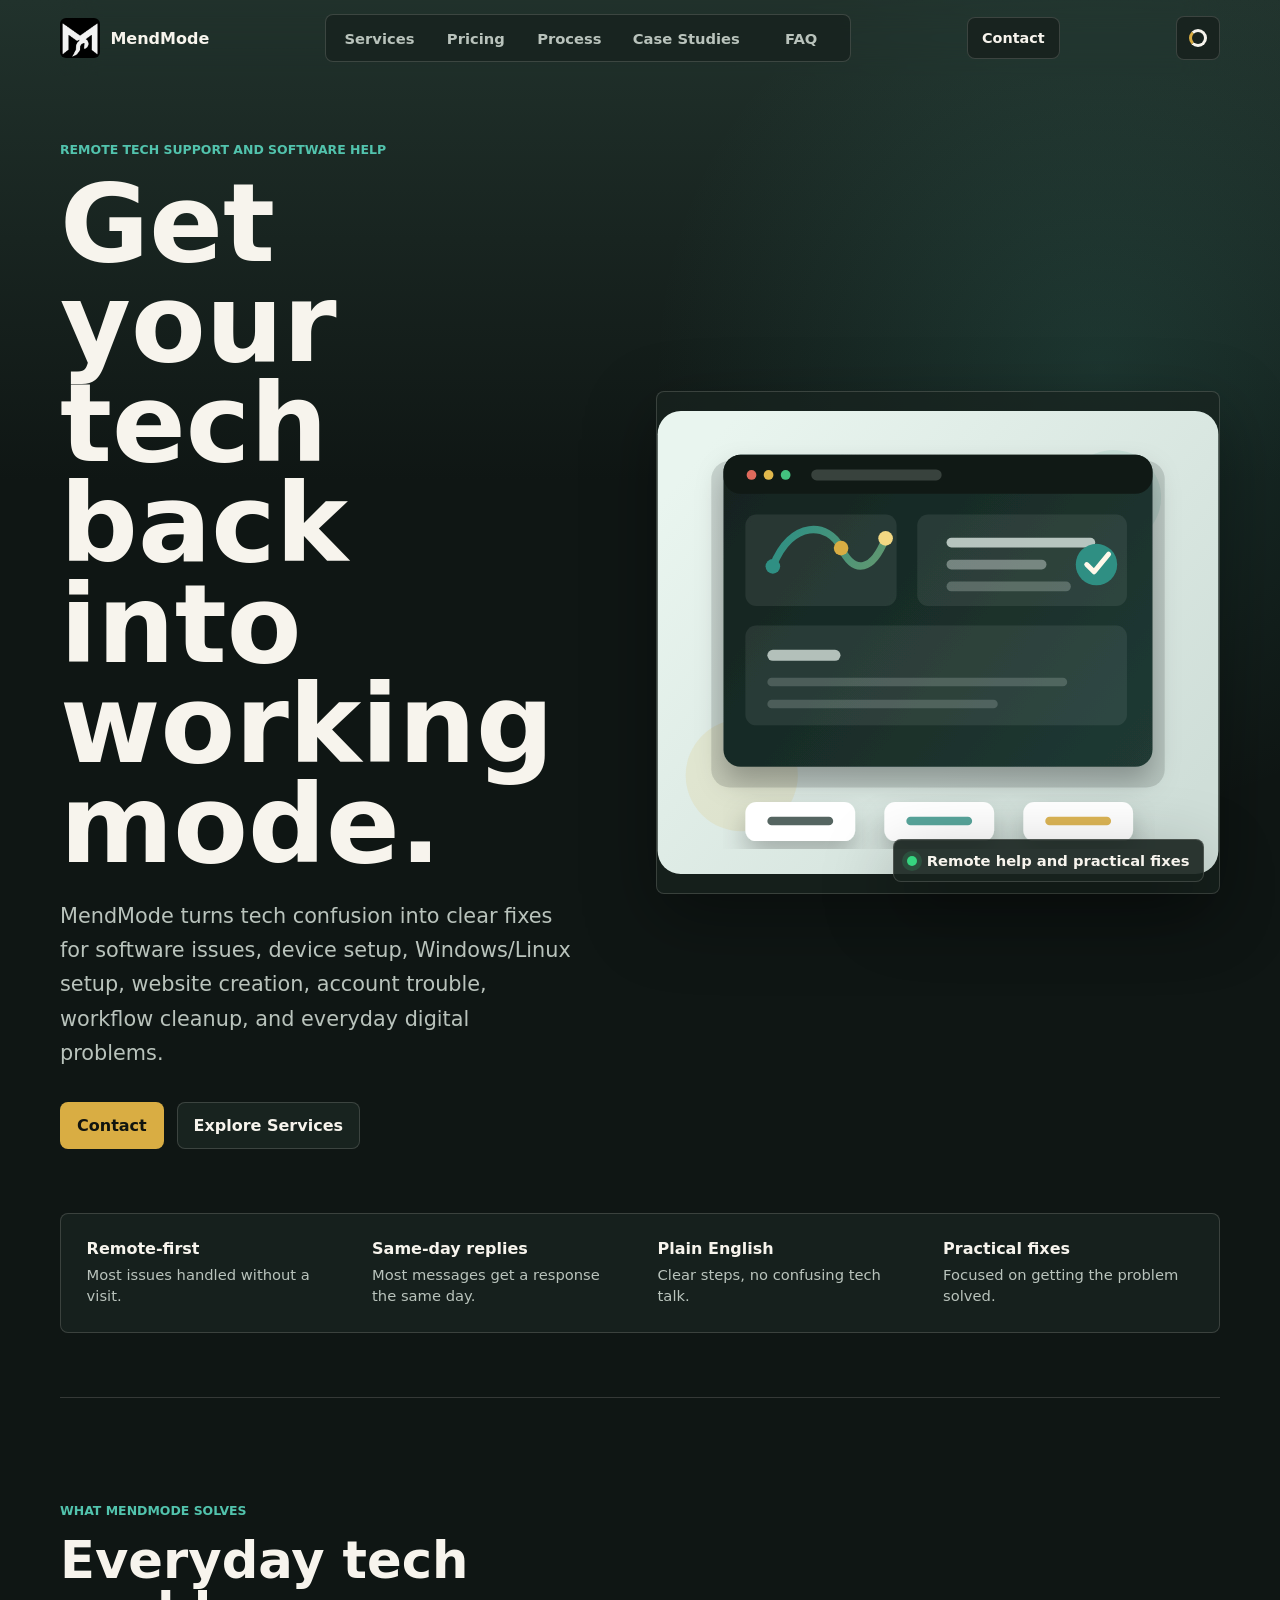
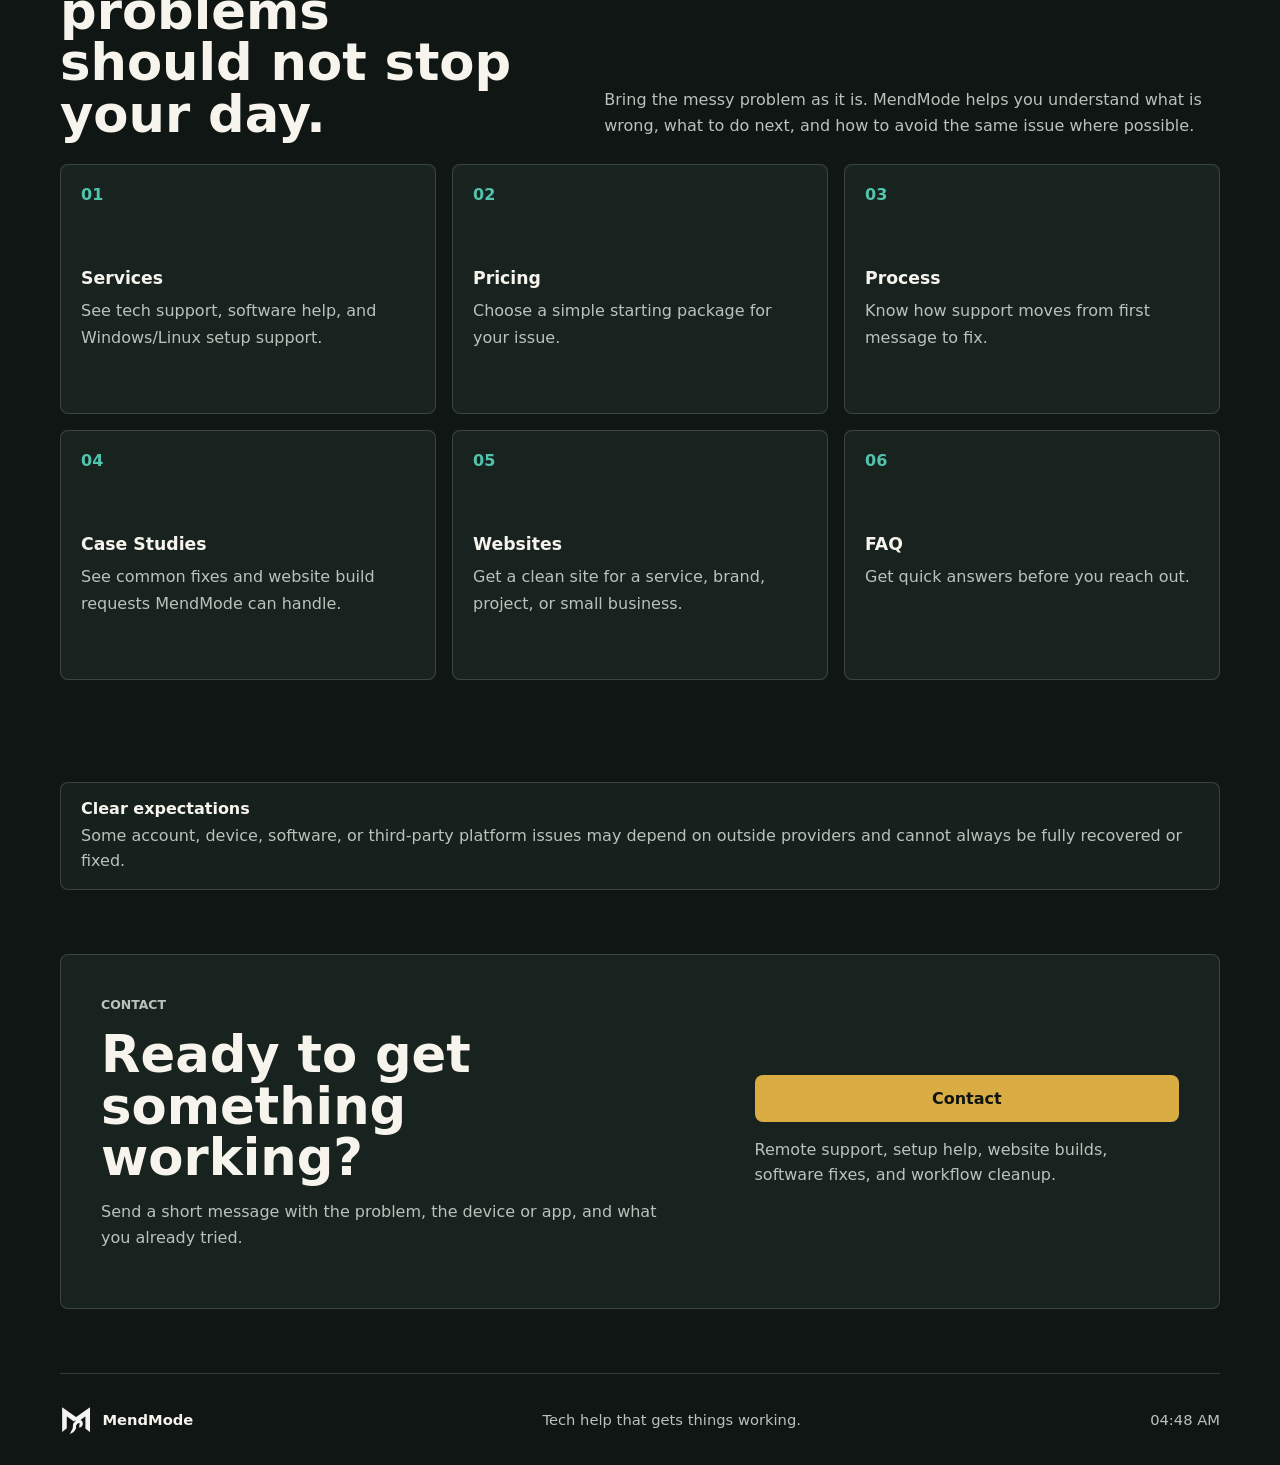
<file: index.html>
<!doctype html>
<html lang="en">
  <head>
    <meta charset="utf-8">
    <meta name="viewport" content="width=device-width, initial-scale=1">
    <title>MendMode | Tech Help That Gets Things Working</title>
    <meta
      name="description"
      content="MendMode helps people solve technology and software struggles with clear, practical support."
    >
    <link rel="canonical" href="https://mendmode.vercel.app/">
    <meta property="og:type" content="website">
    <meta property="og:site_name" content="MendMode">
    <meta property="og:title" content="MendMode | Tech Help That Gets Things Working">
    <meta property="og:description" content="Remote tech support, software help, system setup, website creation, and practical fixes.">
    <meta property="og:url" content="https://mendmode.vercel.app/">
    <meta property="og:image" content="https://mendmode.vercel.app/assets/mendmode-logo.jpeg">
    <meta name="twitter:card" content="summary">
    <meta name="twitter:title" content="MendMode | Tech Help That Gets Things Working">
    <meta name="twitter:description" content="Remote tech support, software help, system setup, website creation, and practical fixes.">
    <meta name="twitter:image" content="https://mendmode.vercel.app/assets/mendmode-logo.jpeg">
    <link rel="icon" href="assets/mendmode-logo-mark.jpeg">
    <link rel="stylesheet" href="styles.css">
  </head>
  <body>
    <header class="site-header" aria-label="Primary">
      <a class="brand" href="/" aria-label="MendMode home">
        <img src="assets/mendmode-logo-mark.jpeg" alt="" width="40" height="40">
        <span>MendMode</span>
      </a>

      <nav class="nav-links" aria-label="Site pages">
        <a href="/services">Services</a>
        <a href="/pricing">Pricing</a>
        <a href="/process">Process</a>
        <a href="/case-studies">Case Studies</a>
        <a href="/faq">FAQ</a>
      </nav>

      <button class="header-cta contact-trigger" type="button">Contact</button>
      <button class="theme-button" type="button" aria-label="Change color theme" title="Change theme">
        <span aria-hidden="true"></span>
      </button>
    </header>

    <main id="top">
      <section class="hero" aria-labelledby="hero-title">
        <div class="hero-copy">
          <p class="eyebrow">Remote tech support and software help</p>
          <h1 id="hero-title">Get your tech back into working mode.</h1>
          <p class="lede">
            MendMode turns tech confusion into clear fixes for software issues, device setup,
            Windows/Linux setup, website creation, account trouble, workflow cleanup, and everyday digital problems.
          </p>
          <div class="hero-actions">
            <button class="button primary contact-trigger" type="button">Contact</button>
            <a class="button secondary" href="/services">Explore Services</a>
          </div>
        </div>

        <div class="visual-wrap" aria-label="Technology support dashboard preview">
          <img class="hero-visual" src="assets/hero-console.svg" alt="MendMode support dashboard visual">
          <div class="status-panel">
            <span class="status-dot" aria-hidden="true"></span>
            <span>Remote help and practical fixes</span>
          </div>
        </div>
      </section>

      <section class="proof-strip" aria-label="MendMode service highlights">
        <div>
          <strong>Remote-first</strong>
          <span>Most issues handled without a visit.</span>
        </div>
        <div>
          <strong>Same-day replies</strong>
          <span>Most messages get a response the same day.</span>
        </div>
        <div>
          <strong>Plain English</strong>
          <span>Clear steps, no confusing tech talk.</span>
        </div>
        <div>
          <strong>Practical fixes</strong>
          <span>Focused on getting the problem solved.</span>
        </div>
      </section>

      <section class="section overview" aria-labelledby="overview-title">
        <div class="section-heading">
          <div>
            <p class="eyebrow">What MendMode solves</p>
            <h2 id="overview-title">Everyday tech problems should not stop your day.</h2>
          </div>
          <p>
            Bring the messy problem as it is. MendMode helps you understand what is wrong,
            what to do next, and how to avoid the same issue where possible.
          </p>
        </div>

        <div class="overview-grid">
          <a class="overview-card" href="/services">
            <span>01</span>
            <h3>Services</h3>
            <p>See tech support, software help, and Windows/Linux setup support.</p>
          </a>
          <a class="overview-card" href="/pricing">
            <span>02</span>
            <h3>Pricing</h3>
            <p>Choose a simple starting package for your issue.</p>
          </a>
          <a class="overview-card" href="/process">
            <span>03</span>
            <h3>Process</h3>
            <p>Know how support moves from first message to fix.</p>
          </a>
          <a class="overview-card" href="/case-studies">
            <span>04</span>
            <h3>Case Studies</h3>
            <p>See common fixes and website build requests MendMode can handle.</p>
          </a>
          <a class="overview-card" href="/website-development">
            <span>05</span>
            <h3>Websites</h3>
            <p>Get a clean site for a service, brand, project, or small business.</p>
          </a>
          <a class="overview-card" href="/faq">
            <span>06</span>
            <h3>FAQ</h3>
            <p>Get quick answers before you reach out.</p>
          </a>
        </div>
      </section>

      <section class="notice-band" aria-label="Service expectations">
        <div>
          <strong>Clear expectations</strong>
          <span>Some account, device, software, or third-party platform issues may depend on outside providers and cannot always be fully recovered or fixed.</span>
        </div>
      </section>

      <section class="contact" id="contact" aria-labelledby="contact-title">
        <div>
          <p class="eyebrow">Contact</p>
          <h2 id="contact-title">Ready to get something working?</h2>
          <p>Send a short message with the problem, the device or app, and what you already tried.</p>
        </div>
        <div class="contact-panel">
          <button class="button primary contact-trigger" type="button">Contact</button>
          <span>Remote support, setup help, website builds, software fixes, and workflow cleanup.</span>
        </div>
      </section>
    </main>

    <div class="modal-backdrop" id="contact-modal" role="dialog" aria-modal="true" aria-labelledby="contact-modal-title" hidden>
      <div class="modal-card">
        <button class="modal-close" type="button" aria-label="Close contact options">×</button>
        <p class="eyebrow">Contact MendMode</p>
        <h2 id="contact-modal-title">Request help or book a time.</h2>
        <form class="contact-form">
          <label>
            Name
            <input name="name" type="text" autocomplete="name" placeholder="Your name" required>
          </label>
          <label>
            Device or app
            <input name="device" type="text" placeholder="Laptop, phone, Gmail, WhatsApp..." required>
          </label>
          <label>
            Package
            <select name="package">
              <option>Not sure yet</option>
              <option>Quick Fix - from NGN 2,000</option>
              <option>Setup Help - from NGN 5,000</option>
              <option>Full Cleanup - from NGN 10,000</option>
              <option>Website Build - from NGN 25,000</option>
            </select>
          </label>
          <label>
            What is the problem?
            <textarea name="issue" rows="4" placeholder="Explain what is happening and what you already tried." required></textarea>
          </label>
          <div class="form-grid">
            <label>
              Preferred date
              <input name="date" type="date">
            </label>
            <label>
              Preferred time
              <input name="time" type="time">
            </label>
          </div>
          <label>
            How urgent is it?
            <select name="urgency">
              <option>Normal</option>
              <option>Today if possible</option>
              <option>Urgent</option>
            </select>
          </label>
          <div class="modal-actions">
            <button class="button primary" type="submit" data-send="email">Send Email</button>
            <button class="button secondary" type="submit" data-send="whatsapp">Send WhatsApp</button>
          </div>
        </form>
      </div>
    </div>

    <footer>
      <a class="brand footer-brand" href="/" aria-label="MendMode home">
        <img src="assets/mendmode-logo-mark.jpeg" alt="" width="32" height="32">
        <span>MendMode</span>
      </a>
      <span>Tech help that gets things working.</span>
      <span id="local-time" aria-live="polite"></span>
    </footer>

    <script src="script.js"></script>
  </body>
</html>
</file>
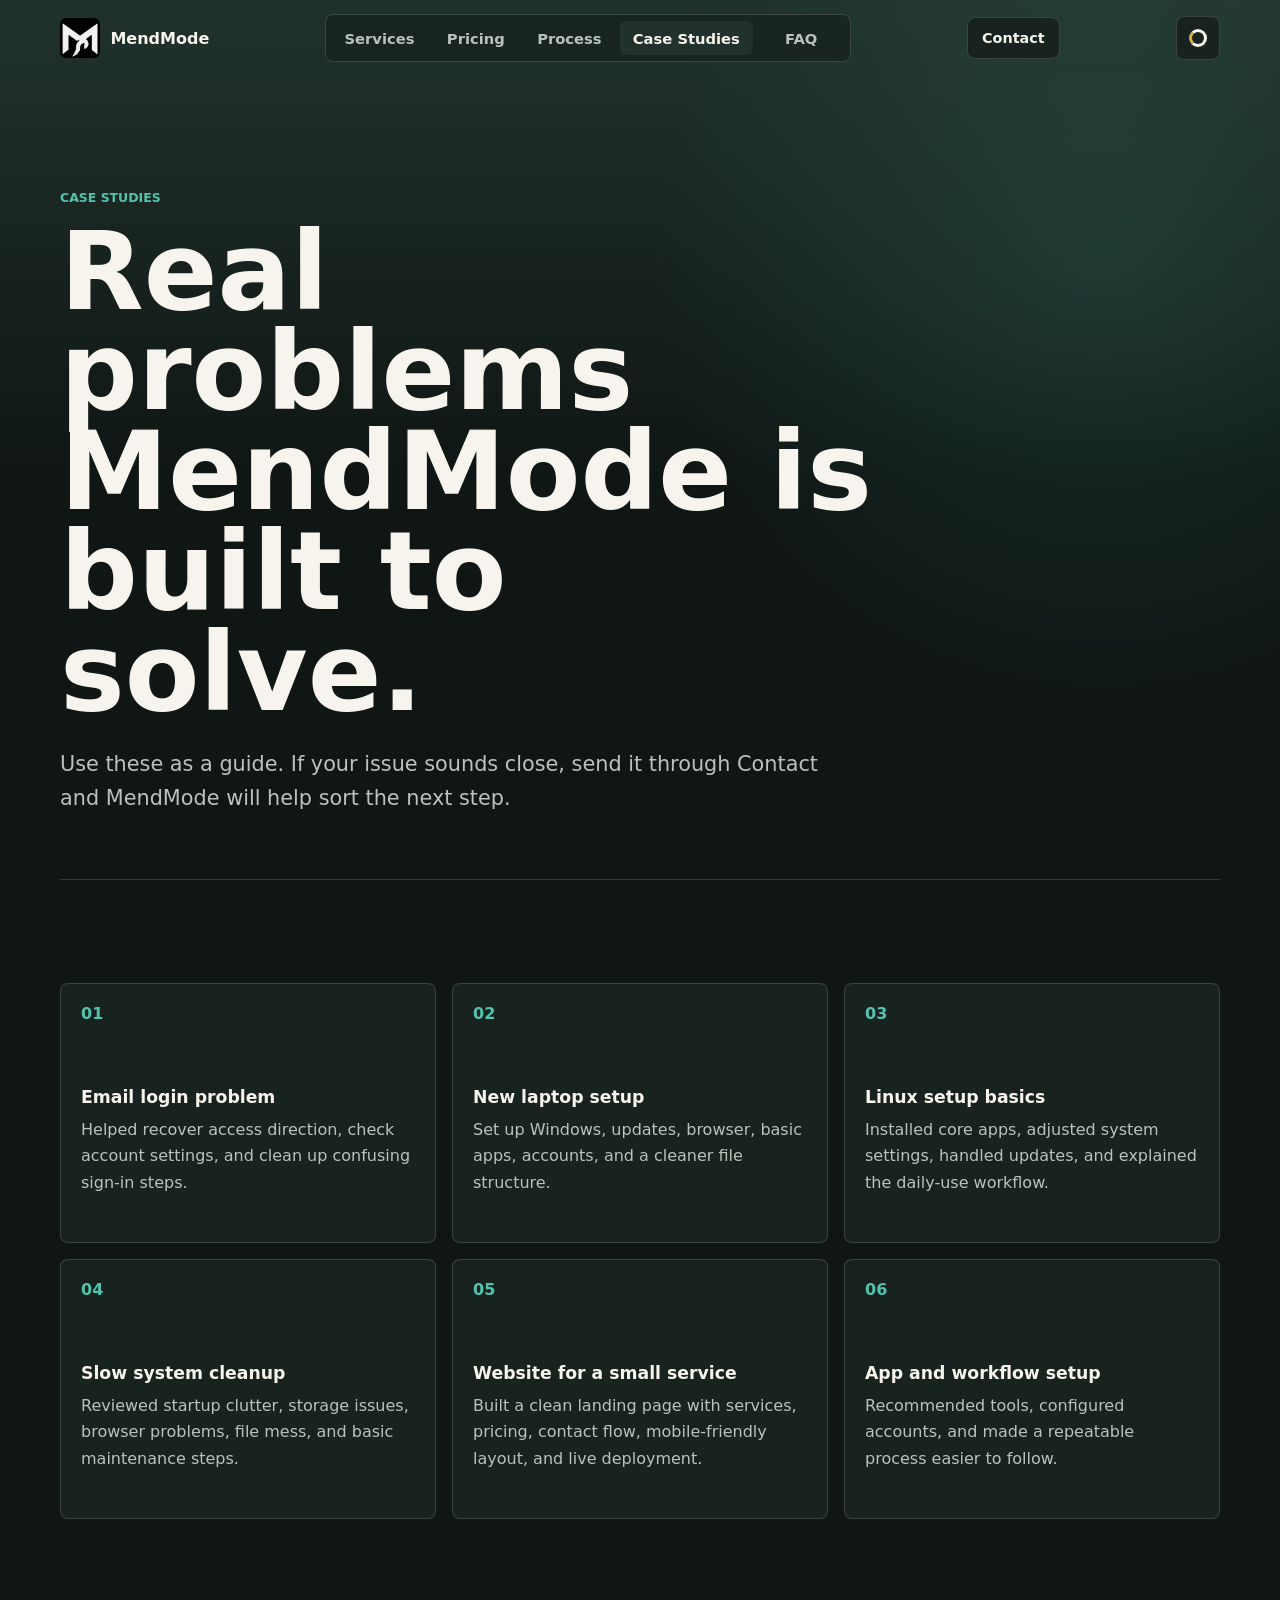
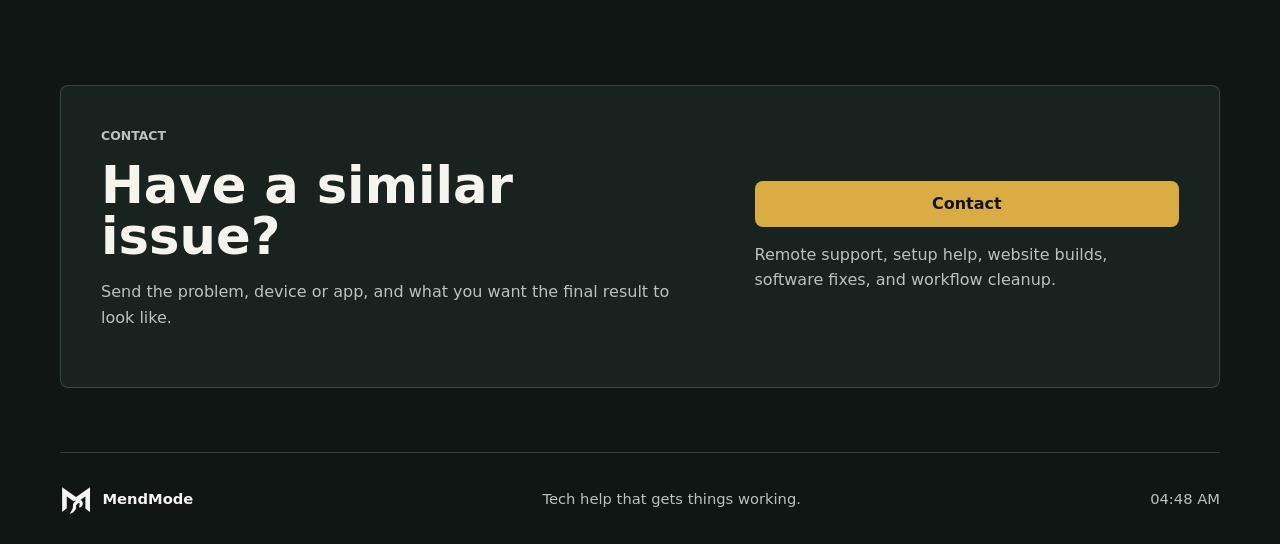
<file: case-studies.html>
<!doctype html>
<html lang="en">
  <head>
    <meta charset="utf-8">
    <meta name="viewport" content="width=device-width, initial-scale=1">
    <title>Case Studies | MendMode</title>
    <meta name="description" content="Case studies for technology, software, setup, and website problems MendMode can help with.">
    <link rel="canonical" href="https://mendmode.vercel.app/case-studies">
    <meta property="og:type" content="website">
    <meta property="og:site_name" content="MendMode">
    <meta property="og:title" content="Case Studies | MendMode">
    <meta property="og:description" content="Common tech, software, setup, cleanup, and website problems MendMode is built to solve.">
    <meta property="og:url" content="https://mendmode.vercel.app/case-studies">
    <meta property="og:image" content="https://mendmode.vercel.app/assets/mendmode-logo.jpeg">
    <meta name="twitter:card" content="summary">
    <meta name="twitter:title" content="Case Studies | MendMode">
    <meta name="twitter:description" content="Common tech, software, setup, cleanup, and website problems MendMode is built to solve.">
    <meta name="twitter:image" content="https://mendmode.vercel.app/assets/mendmode-logo.jpeg">
    <link rel="icon" href="assets/mendmode-logo-mark.jpeg">
    <link rel="stylesheet" href="styles.css">
  </head>
  <body>
    <header class="site-header" aria-label="Primary">
      <a class="brand" href="/" aria-label="MendMode home">
        <img src="assets/mendmode-logo-mark.jpeg" alt="" width="40" height="40">
        <span>MendMode</span>
      </a>
      <nav class="nav-links" aria-label="Site pages">
        <a href="/services">Services</a>
        <a href="/pricing">Pricing</a>
        <a href="/process">Process</a>
        <a href="/case-studies" aria-current="page">Case Studies</a>
        <a href="/faq">FAQ</a>
      </nav>
      <button class="header-cta contact-trigger" type="button">Contact</button>
      <button class="theme-button" type="button" aria-label="Change color theme" title="Change theme"><span aria-hidden="true"></span></button>
    </header>

    <main>
      <section class="page-hero" aria-labelledby="case-studies-title">
        <p class="eyebrow">Case studies</p>
        <h1 id="case-studies-title">Real problems MendMode is built to solve.</h1>
        <p class="lede">Use these as a guide. If your issue sounds close, send it through Contact and MendMode will help sort the next step.</p>
      </section>

      <section class="section">
        <div class="example-grid">
          <article>
            <span>01</span>
            <h3>Email login problem</h3>
            <p>Helped recover access direction, check account settings, and clean up confusing sign-in steps.</p>
          </article>
          <article>
            <span>02</span>
            <h3>New laptop setup</h3>
            <p>Set up Windows, updates, browser, basic apps, accounts, and a cleaner file structure.</p>
          </article>
          <article>
            <span>03</span>
            <h3>Linux setup basics</h3>
            <p>Installed core apps, adjusted system settings, handled updates, and explained the daily-use workflow.</p>
          </article>
          <article>
            <span>04</span>
            <h3>Slow system cleanup</h3>
            <p>Reviewed startup clutter, storage issues, browser problems, file mess, and basic maintenance steps.</p>
          </article>
          <article>
            <span>05</span>
            <h3>Website for a small service</h3>
            <p>Built a clean landing page with services, pricing, contact flow, mobile-friendly layout, and live deployment.</p>
          </article>
          <article>
            <span>06</span>
            <h3>App and workflow setup</h3>
            <p>Recommended tools, configured accounts, and made a repeatable process easier to follow.</p>
          </article>
        </div>
      </section>

      <section class="contact" aria-labelledby="contact-title">
        <div>
          <p class="eyebrow">Contact</p>
          <h2 id="contact-title">Have a similar issue?</h2>
          <p>Send the problem, device or app, and what you want the final result to look like.</p>
        </div>
        <div class="contact-panel">
          <button class="button primary contact-trigger" type="button">Contact</button>
          <span>Remote support, setup help, website builds, software fixes, and workflow cleanup.</span>
        </div>
      </section>
    </main>

    <div class="modal-backdrop" id="contact-modal" role="dialog" aria-modal="true" aria-labelledby="contact-modal-title" hidden>
      <div class="modal-card">
        <button class="modal-close" type="button" aria-label="Close contact options">×</button>
        <p class="eyebrow">Contact MendMode</p>
        <h2 id="contact-modal-title">Request help or book a time.</h2>
        <form class="contact-form">
          <label>
            Name
            <input name="name" type="text" autocomplete="name" placeholder="Your name" required>
          </label>
          <label>
            Device or app
            <input name="device" type="text" placeholder="Laptop, phone, Gmail, website..." required>
          </label>
          <label>
            Package
            <select name="package">
              <option>Not sure yet</option>
              <option>Quick Fix - from NGN 2,000</option>
              <option>Setup Help - from NGN 5,000</option>
              <option>Full Cleanup - from NGN 10,000</option>
              <option>Website Build - from NGN 25,000</option>
            </select>
          </label>
          <label>
            What is the problem?
            <textarea name="issue" rows="4" placeholder="Explain what is happening and what you already tried." required></textarea>
          </label>
          <div class="form-grid">
            <label>
              Preferred date
              <input name="date" type="date">
            </label>
            <label>
              Preferred time
              <input name="time" type="time">
            </label>
          </div>
          <label>
            How urgent is it?
            <select name="urgency">
              <option>Normal</option>
              <option>Today if possible</option>
              <option>Urgent</option>
            </select>
          </label>
          <div class="modal-actions">
            <button class="button primary" type="submit" data-send="email">Send Email</button>
            <button class="button secondary" type="submit" data-send="whatsapp">Send WhatsApp</button>
          </div>
        </form>
      </div>
    </div>

    <footer>
      <a class="brand footer-brand" href="/" aria-label="MendMode home">
        <img src="assets/mendmode-logo-mark.jpeg" alt="" width="32" height="32">
        <span>MendMode</span>
      </a>
      <span>Tech help that gets things working.</span>
      <span id="local-time" aria-live="polite"></span>
    </footer>

    <script src="script.js"></script>
  </body>
</html>
</file>
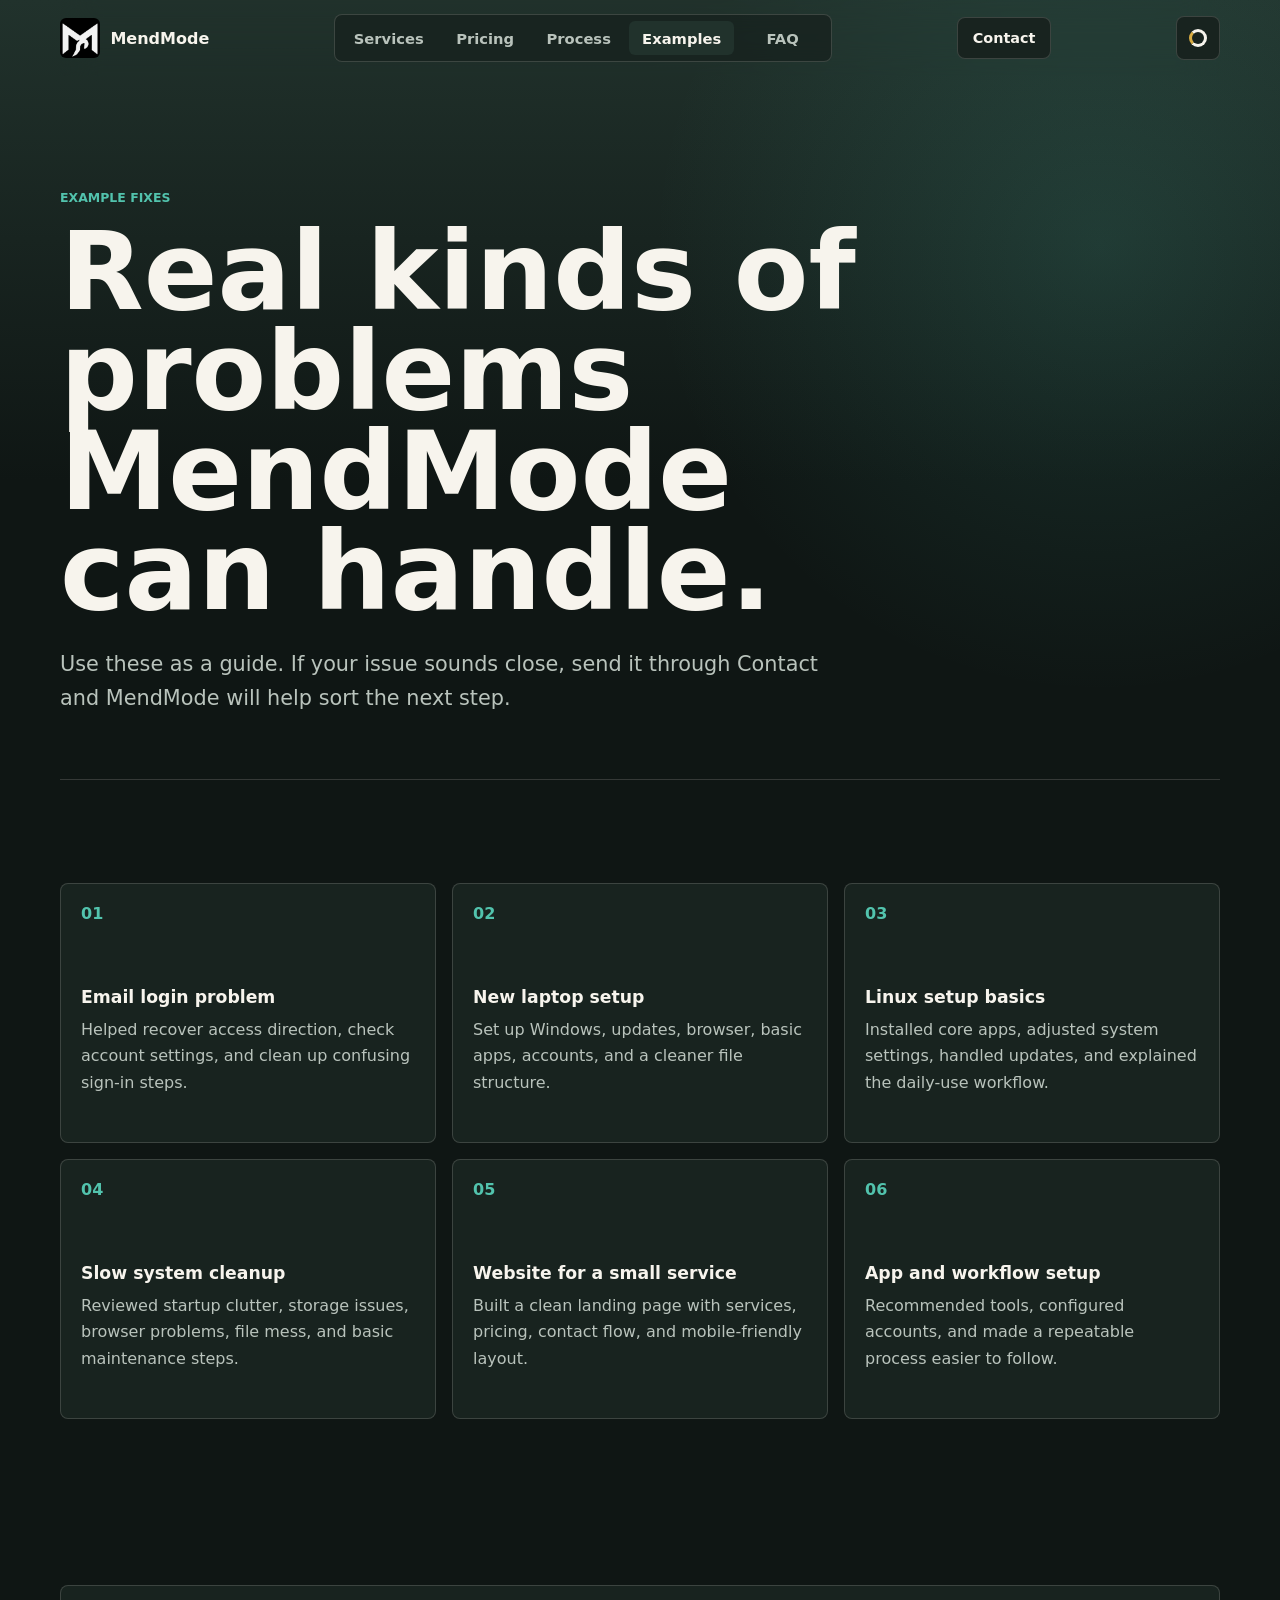
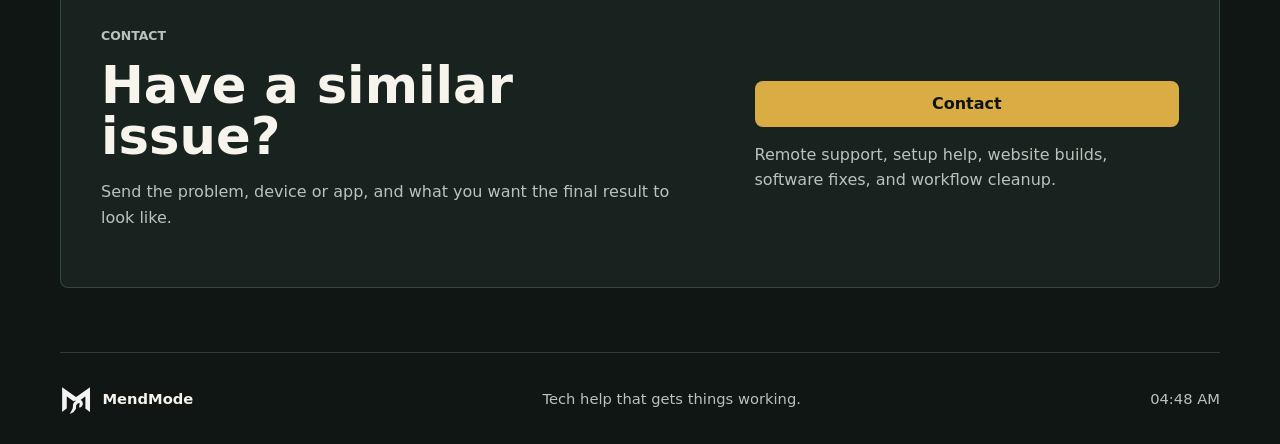
<file: examples.html>
<!doctype html>
<html lang="en">
  <head>
    <meta charset="utf-8">
    <meta name="viewport" content="width=device-width, initial-scale=1">
    <title>Example Fixes | MendMode</title>
    <meta name="description" content="Example technology, software, setup, and website problems MendMode can help with.">
    <link rel="icon" href="assets/mendmode-logo-mark.jpeg">
    <link rel="stylesheet" href="styles.css">
  </head>
  <body>
    <header class="site-header" aria-label="Primary">
      <a class="brand" href="/" aria-label="MendMode home">
        <img src="assets/mendmode-logo-mark.jpeg" alt="" width="40" height="40">
        <span>MendMode</span>
      </a>
      <nav class="nav-links" aria-label="Site pages">
        <a href="/services">Services</a>
        <a href="/pricing">Pricing</a>
        <a href="/process">Process</a>
        <a href="/examples" aria-current="page">Examples</a>
        <a href="/faq">FAQ</a>
      </nav>
      <button class="header-cta contact-trigger" type="button">Contact</button>
      <button class="theme-button" type="button" aria-label="Change color theme" title="Change theme"><span aria-hidden="true"></span></button>
    </header>

    <main>
      <section class="page-hero" aria-labelledby="examples-title">
        <p class="eyebrow">Example fixes</p>
        <h1 id="examples-title">Real kinds of problems MendMode can handle.</h1>
        <p class="lede">Use these as a guide. If your issue sounds close, send it through Contact and MendMode will help sort the next step.</p>
      </section>

      <section class="section">
        <div class="example-grid">
          <article>
            <span>01</span>
            <h3>Email login problem</h3>
            <p>Helped recover access direction, check account settings, and clean up confusing sign-in steps.</p>
          </article>
          <article>
            <span>02</span>
            <h3>New laptop setup</h3>
            <p>Set up Windows, updates, browser, basic apps, accounts, and a cleaner file structure.</p>
          </article>
          <article>
            <span>03</span>
            <h3>Linux setup basics</h3>
            <p>Installed core apps, adjusted system settings, handled updates, and explained the daily-use workflow.</p>
          </article>
          <article>
            <span>04</span>
            <h3>Slow system cleanup</h3>
            <p>Reviewed startup clutter, storage issues, browser problems, file mess, and basic maintenance steps.</p>
          </article>
          <article>
            <span>05</span>
            <h3>Website for a small service</h3>
            <p>Built a clean landing page with services, pricing, contact flow, and mobile-friendly layout.</p>
          </article>
          <article>
            <span>06</span>
            <h3>App and workflow setup</h3>
            <p>Recommended tools, configured accounts, and made a repeatable process easier to follow.</p>
          </article>
        </div>
      </section>

      <section class="contact" aria-labelledby="contact-title">
        <div>
          <p class="eyebrow">Contact</p>
          <h2 id="contact-title">Have a similar issue?</h2>
          <p>Send the problem, device or app, and what you want the final result to look like.</p>
        </div>
        <div class="contact-panel">
          <button class="button primary contact-trigger" type="button">Contact</button>
          <span>Remote support, setup help, website builds, software fixes, and workflow cleanup.</span>
        </div>
      </section>
    </main>

    <div class="modal-backdrop" id="contact-modal" role="dialog" aria-modal="true" aria-labelledby="contact-modal-title" hidden>
      <div class="modal-card">
        <button class="modal-close" type="button" aria-label="Close contact options">×</button>
        <p class="eyebrow">Contact MendMode</p>
        <h2 id="contact-modal-title">Request help or book a time.</h2>
        <form class="contact-form">
          <label>
            Name
            <input name="name" type="text" autocomplete="name" placeholder="Your name" required>
          </label>
          <label>
            Device or app
            <input name="device" type="text" placeholder="Laptop, phone, Gmail, website..." required>
          </label>
          <label>
            Package
            <select name="package">
              <option>Not sure yet</option>
              <option>Quick Fix - from NGN 2,000</option>
              <option>Setup Help - from NGN 5,000</option>
              <option>Full Cleanup - from NGN 10,000</option>
              <option>Website Build - from NGN 25,000</option>
            </select>
          </label>
          <label>
            What is the problem?
            <textarea name="issue" rows="4" placeholder="Explain what is happening and what you already tried." required></textarea>
          </label>
          <div class="form-grid">
            <label>
              Preferred date
              <input name="date" type="date">
            </label>
            <label>
              Preferred time
              <input name="time" type="time">
            </label>
          </div>
          <label>
            How urgent is it?
            <select name="urgency">
              <option>Normal</option>
              <option>Today if possible</option>
              <option>Urgent</option>
            </select>
          </label>
          <div class="modal-actions">
            <button class="button primary" type="submit" data-send="email">Send Email</button>
            <button class="button secondary" type="submit" data-send="whatsapp">Send WhatsApp</button>
          </div>
        </form>
      </div>
    </div>

    <footer>
      <a class="brand footer-brand" href="/" aria-label="MendMode home">
        <img src="assets/mendmode-logo-mark.jpeg" alt="" width="32" height="32">
        <span>MendMode</span>
      </a>
      <span>Tech help that gets things working.</span>
      <span id="local-time" aria-live="polite"></span>
    </footer>

    <script src="script.js"></script>
  </body>
</html>
</file>
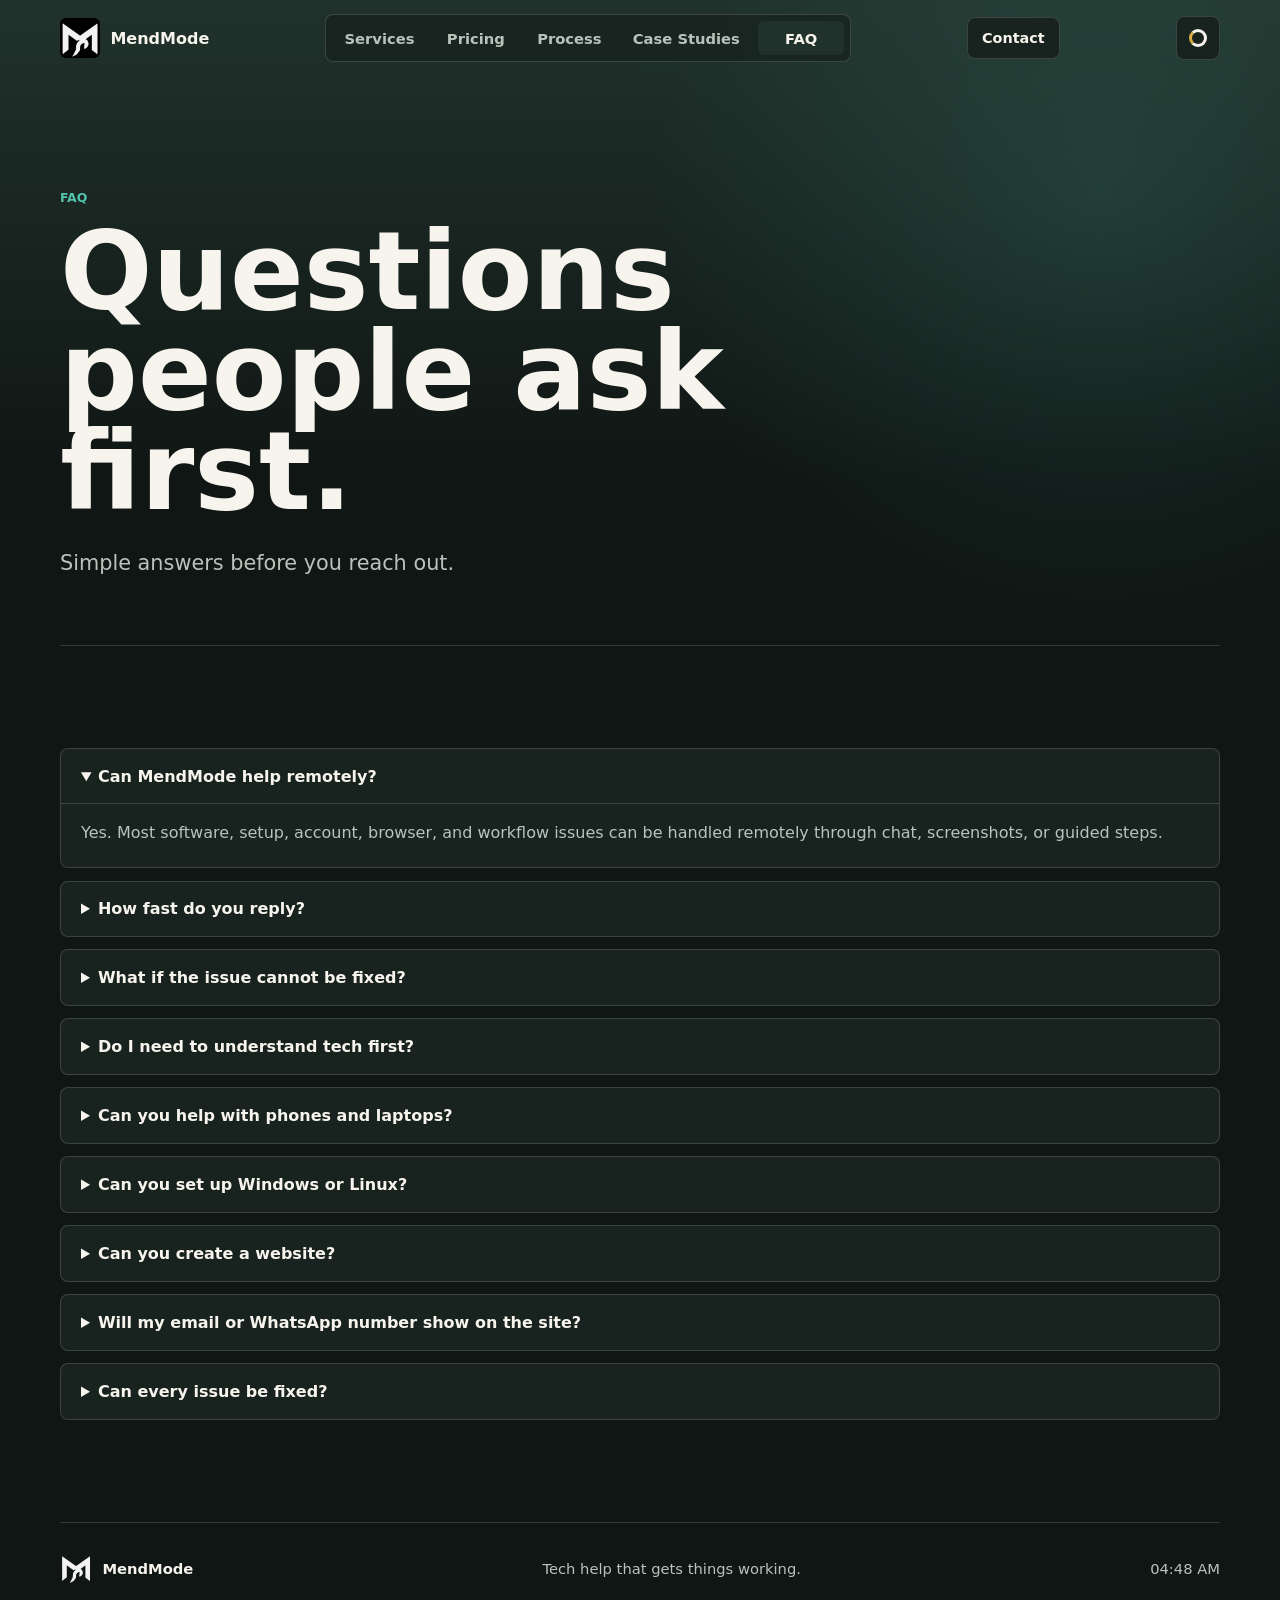
<file: faq.html>
<!doctype html>
<html lang="en">
  <head>
    <meta charset="utf-8">
    <meta name="viewport" content="width=device-width, initial-scale=1">
    <title>FAQ | MendMode</title>
    <meta name="description" content="Answers to common questions about MendMode remote tech help, software support, pricing, and website builds.">
    <link rel="canonical" href="https://mendmode.vercel.app/faq">
    <meta property="og:type" content="website">
    <meta property="og:site_name" content="MendMode">
    <meta property="og:title" content="FAQ | MendMode">
    <meta property="og:description" content="Answers about MendMode remote tech help, pricing, website builds, response time, and limitations.">
    <meta property="og:url" content="https://mendmode.vercel.app/faq">
    <meta property="og:image" content="https://mendmode.vercel.app/assets/mendmode-logo.jpeg">
    <meta name="twitter:card" content="summary">
    <meta name="twitter:title" content="FAQ | MendMode">
    <meta name="twitter:description" content="Answers about MendMode remote tech help, pricing, website builds, response time, and limitations.">
    <meta name="twitter:image" content="https://mendmode.vercel.app/assets/mendmode-logo.jpeg">
    <link rel="icon" href="assets/mendmode-logo-mark.jpeg">
    <link rel="stylesheet" href="styles.css">
  </head>
  <body>
    <header class="site-header" aria-label="Primary">
      <a class="brand" href="/" aria-label="MendMode home">
        <img src="assets/mendmode-logo-mark.jpeg" alt="" width="40" height="40">
        <span>MendMode</span>
      </a>
      <nav class="nav-links" aria-label="Site pages">
        <a href="/services">Services</a>
        <a href="/pricing">Pricing</a>
        <a href="/process">Process</a>
        <a href="/case-studies">Case Studies</a>
        <a href="/faq" aria-current="page">FAQ</a>
      </nav>
      <button class="header-cta contact-trigger" type="button">Contact</button>
      <button class="theme-button" type="button" aria-label="Change color theme" title="Change theme"><span aria-hidden="true"></span></button>
    </header>

    <main>
      <section class="page-hero" aria-labelledby="faq-title">
        <p class="eyebrow">FAQ</p>
        <h1 id="faq-title">Questions people ask first.</h1>
        <p class="lede">Simple answers before you reach out.</p>
      </section>

      <section class="section">
        <div class="faq-list">
          <details open>
            <summary>Can MendMode help remotely?</summary>
            <p>Yes. Most software, setup, account, browser, and workflow issues can be handled remotely through chat, screenshots, or guided steps.</p>
          </details>
          <details>
            <summary>How fast do you reply?</summary>
            <p>Most messages get a response the same day. Send the issue through Contact and include the app, device, and what already happened.</p>
          </details>
          <details>
            <summary>What if the issue cannot be fixed?</summary>
            <p>You still get a diagnosis, the likely cause, and the best next option, such as replacing a tool, contacting a provider, or changing setup.</p>
          </details>
          <details>
            <summary>Do I need to understand tech first?</summary>
            <p>No. Explain the problem in normal words. MendMode turns the messy details into practical steps.</p>
          </details>
          <details>
            <summary>Can you help with phones and laptops?</summary>
            <p>Yes. MendMode can help with common phone, laptop, browser, app, account, and setup problems.</p>
          </details>
          <details>
            <summary>Can you set up Windows or Linux?</summary>
            <p>Yes. MendMode can help with Windows and Linux setup, updates, drivers, essential apps, user accounts, and basic preferences.</p>
          </details>
          <details>
            <summary>Can you create a website?</summary>
            <p>Yes. MendMode can build simple websites, landing pages, service pages, contact flows, and clean public profiles.</p>
          </details>
          <details>
            <summary>Will my email or WhatsApp number show on the site?</summary>
            <p>No. Visitors only see Contact buttons first. The Email and WhatsApp options appear inside the contact popup.</p>
          </details>
          <details>
            <summary>Can every issue be fixed?</summary>
            <p>Not always. Some account, device, software, or third-party platform issues may depend on outside providers and cannot always be fully recovered or fixed.</p>
          </details>
        </div>
      </section>
    </main>

    <div class="modal-backdrop" id="contact-modal" role="dialog" aria-modal="true" aria-labelledby="contact-modal-title" hidden>
      <div class="modal-card">
        <button class="modal-close" type="button" aria-label="Close contact options">×</button>
        <p class="eyebrow">Contact MendMode</p>
        <h2 id="contact-modal-title">Request help or book a time.</h2>
        <form class="contact-form">
          <label>
            Name
            <input name="name" type="text" autocomplete="name" placeholder="Your name" required>
          </label>
          <label>
            Device or app
            <input name="device" type="text" placeholder="Laptop, phone, Gmail, WhatsApp..." required>
          </label>
          <label>
            Package
            <select name="package">
              <option>Not sure yet</option>
              <option>Quick Fix - from NGN 2,000</option>
              <option>Setup Help - from NGN 5,000</option>
              <option>Full Cleanup - from NGN 10,000</option>
              <option>Website Build - from NGN 25,000</option>
            </select>
          </label>
          <label>
            What is the problem?
            <textarea name="issue" rows="4" placeholder="Explain what is happening and what you already tried." required></textarea>
          </label>
          <div class="form-grid">
            <label>
              Preferred date
              <input name="date" type="date">
            </label>
            <label>
              Preferred time
              <input name="time" type="time">
            </label>
          </div>
          <label>
            How urgent is it?
            <select name="urgency">
              <option>Normal</option>
              <option>Today if possible</option>
              <option>Urgent</option>
            </select>
          </label>
          <div class="modal-actions">
            <button class="button primary" type="submit" data-send="email">Send Email</button>
            <button class="button secondary" type="submit" data-send="whatsapp">Send WhatsApp</button>
          </div>
        </form>
      </div>
    </div>

    <footer>
      <a class="brand footer-brand" href="/" aria-label="MendMode home">
        <img src="assets/mendmode-logo-mark.jpeg" alt="" width="32" height="32">
        <span>MendMode</span>
      </a>
      <span>Tech help that gets things working.</span>
      <span id="local-time" aria-live="polite"></span>
    </footer>

    <script src="script.js"></script>
  </body>
</html>
</file>
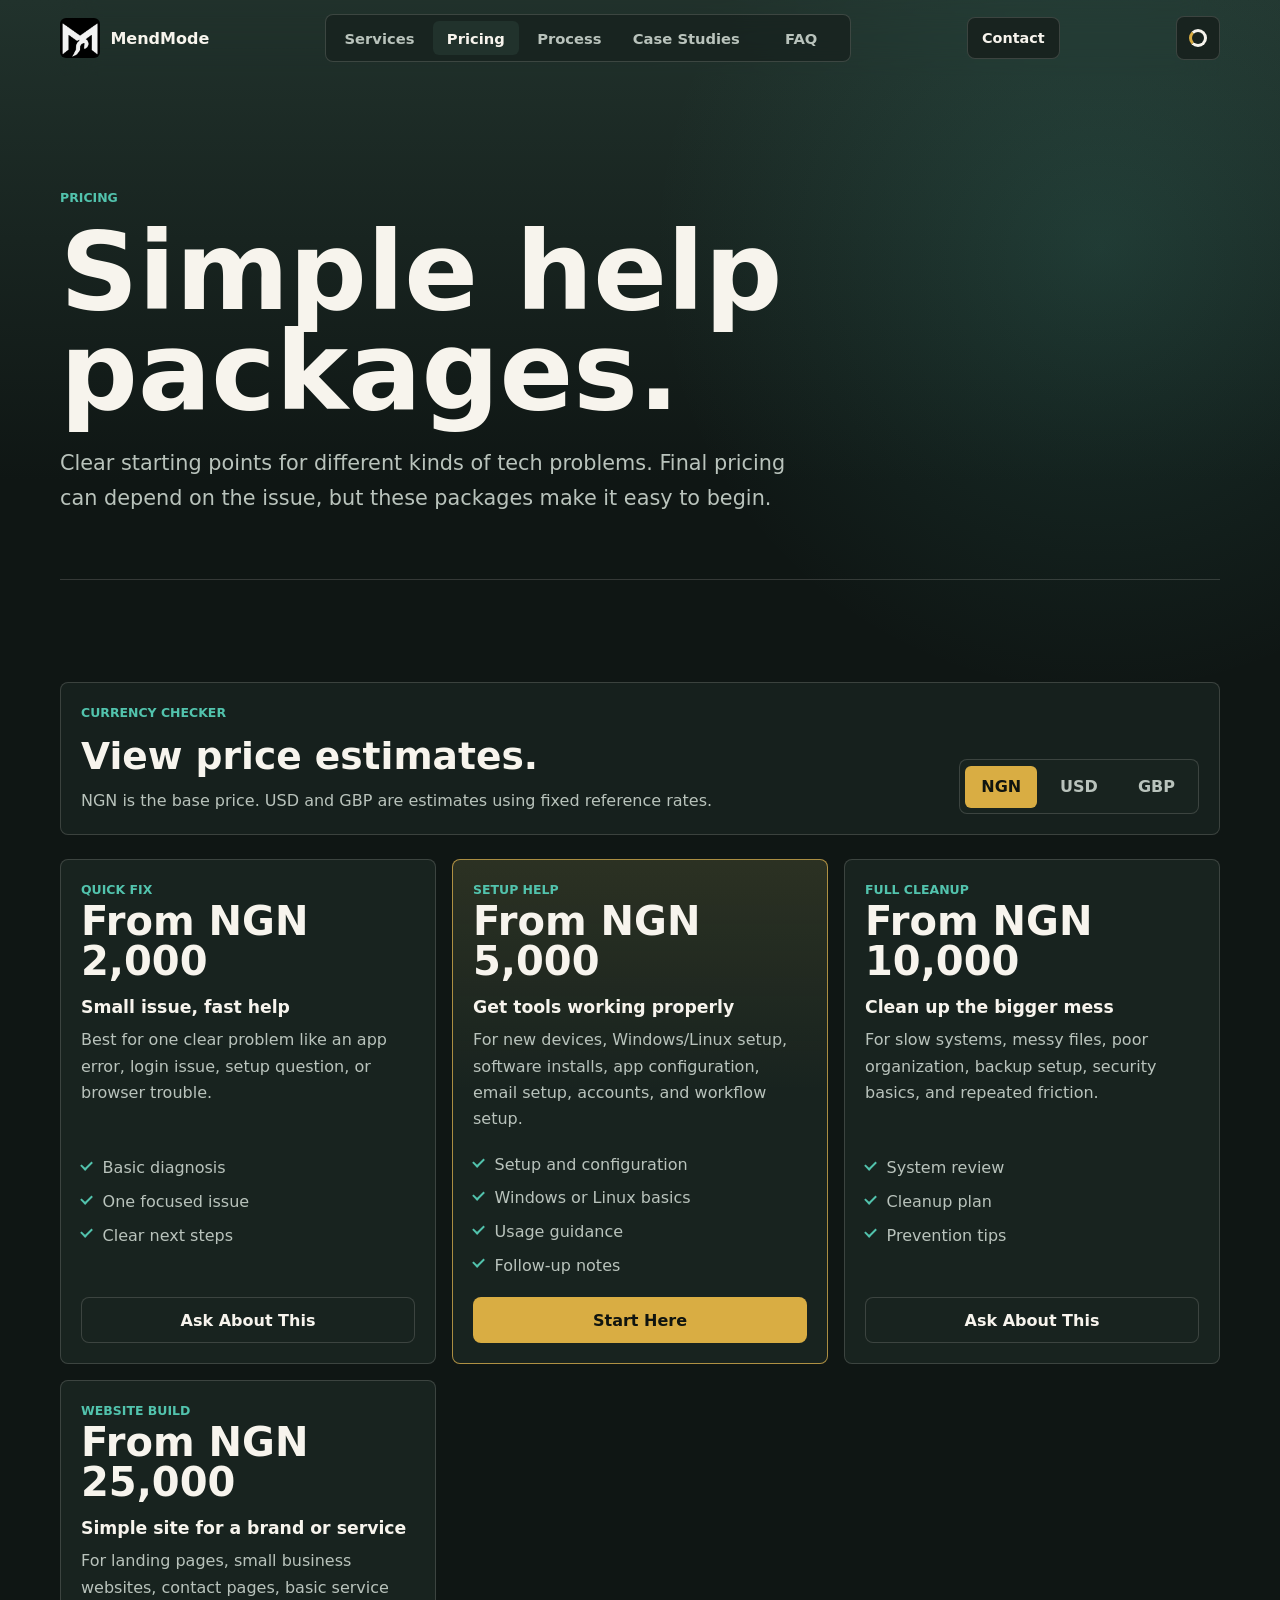
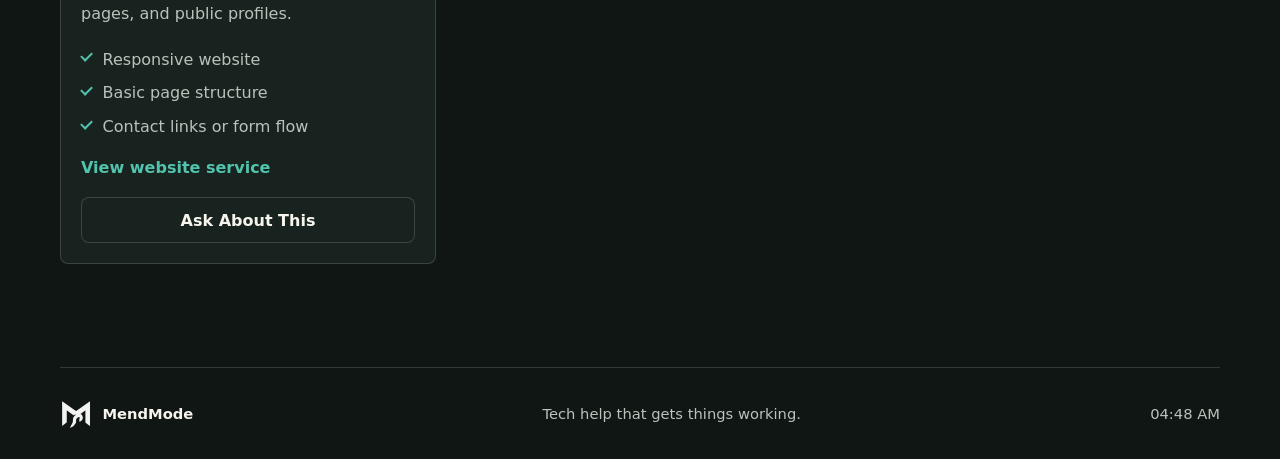
<file: pricing.html>
<!doctype html>
<html lang="en">
  <head>
    <meta charset="utf-8">
    <meta name="viewport" content="width=device-width, initial-scale=1">
    <title>Pricing | MendMode</title>
    <meta name="description" content="Simple MendMode help packages for quick fixes, setup help, full cleanup, and website builds.">
    <link rel="canonical" href="https://mendmode.vercel.app/pricing">
    <meta property="og:type" content="website">
    <meta property="og:site_name" content="MendMode">
    <meta property="og:title" content="Pricing | MendMode">
    <meta property="og:description" content="Starting prices for tech support, system setup, cleanup, and simple website builds.">
    <meta property="og:url" content="https://mendmode.vercel.app/pricing">
    <meta property="og:image" content="https://mendmode.vercel.app/assets/mendmode-logo.jpeg">
    <meta name="twitter:card" content="summary">
    <meta name="twitter:title" content="Pricing | MendMode">
    <meta name="twitter:description" content="Starting prices for tech support, system setup, cleanup, and simple website builds.">
    <meta name="twitter:image" content="https://mendmode.vercel.app/assets/mendmode-logo.jpeg">
    <link rel="icon" href="assets/mendmode-logo-mark.jpeg">
    <link rel="stylesheet" href="styles.css">
  </head>
  <body>
    <header class="site-header" aria-label="Primary">
      <a class="brand" href="/" aria-label="MendMode home">
        <img src="assets/mendmode-logo-mark.jpeg" alt="" width="40" height="40">
        <span>MendMode</span>
      </a>
      <nav class="nav-links" aria-label="Site pages">
        <a href="/services">Services</a>
        <a href="/pricing" aria-current="page">Pricing</a>
        <a href="/process">Process</a>
        <a href="/case-studies">Case Studies</a>
        <a href="/faq">FAQ</a>
      </nav>
      <button class="header-cta contact-trigger" type="button">Contact</button>
      <button class="theme-button" type="button" aria-label="Change color theme" title="Change theme"><span aria-hidden="true"></span></button>
    </header>

    <main>
      <section class="page-hero" aria-labelledby="pricing-title">
        <p class="eyebrow">Pricing</p>
        <h1 id="pricing-title">Simple help packages.</h1>
        <p class="lede">Clear starting points for different kinds of tech problems. Final pricing can depend on the issue, but these packages make it easy to begin.</p>
      </section>

      <section class="section">
        <div class="currency-panel" aria-label="Currency estimate selector">
          <div>
            <p class="eyebrow">Currency checker</p>
            <h2>View price estimates.</h2>
            <p>NGN is the base price. USD and GBP are estimates using fixed reference rates.</p>
          </div>
          <div class="currency-toggle" role="group" aria-label="Choose display currency">
            <button type="button" class="currency-option active" data-currency="NGN">NGN</button>
            <button type="button" class="currency-option" data-currency="USD">USD</button>
            <button type="button" class="currency-option" data-currency="GBP">GBP</button>
          </div>
        </div>

        <div class="pricing-grid">
          <article class="price-card">
            <div>
              <p class="price-label">Quick Fix</p>
              <p class="price" data-ngn="2000">From NGN 2,000</p>
              <h3>Small issue, fast help</h3>
              <p>Best for one clear problem like an app error, login issue, setup question, or browser trouble.</p>
            </div>
            <ul>
              <li>Basic diagnosis</li>
              <li>One focused issue</li>
              <li>Clear next steps</li>
            </ul>
            <button class="button secondary contact-trigger" type="button">Ask About This</button>
          </article>

          <article class="price-card featured">
            <div>
              <p class="price-label">Setup Help</p>
              <p class="price" data-ngn="5000">From NGN 5,000</p>
              <h3>Get tools working properly</h3>
              <p>For new devices, Windows/Linux setup, software installs, app configuration, email setup, accounts, and workflow setup.</p>
            </div>
            <ul>
              <li>Setup and configuration</li>
              <li>Windows or Linux basics</li>
              <li>Usage guidance</li>
              <li>Follow-up notes</li>
            </ul>
            <button class="button primary contact-trigger" type="button">Start Here</button>
          </article>

          <article class="price-card">
            <div>
              <p class="price-label">Full Cleanup</p>
              <p class="price" data-ngn="10000">From NGN 10,000</p>
              <h3>Clean up the bigger mess</h3>
              <p>For slow systems, messy files, poor organization, backup setup, security basics, and repeated friction.</p>
            </div>
            <ul>
              <li>System review</li>
              <li>Cleanup plan</li>
              <li>Prevention tips</li>
            </ul>
            <button class="button secondary contact-trigger" type="button">Ask About This</button>
          </article>
          <article class="price-card">
            <div>
              <p class="price-label">Website Build</p>
              <p class="price" data-ngn="25000">From NGN 25,000</p>
              <h3>Simple site for a brand or service</h3>
              <p>For landing pages, small business websites, contact pages, basic service pages, and public profiles.</p>
            </div>
            <ul>
              <li>Responsive website</li>
              <li>Basic page structure</li>
              <li>Contact links or form flow</li>
            </ul>
            <a class="text-link" href="/website-development">View website service</a>
            <button class="button secondary contact-trigger" type="button">Ask About This</button>
          </article>
        </div>
      </section>
    </main>

    <div class="modal-backdrop" id="contact-modal" role="dialog" aria-modal="true" aria-labelledby="contact-modal-title" hidden>
      <div class="modal-card">
        <button class="modal-close" type="button" aria-label="Close contact options">×</button>
        <p class="eyebrow">Contact MendMode</p>
        <h2 id="contact-modal-title">Request help or book a time.</h2>
        <form class="contact-form">
          <label>
            Name
            <input name="name" type="text" autocomplete="name" placeholder="Your name" required>
          </label>
          <label>
            Device or app
            <input name="device" type="text" placeholder="Laptop, phone, Gmail, WhatsApp..." required>
          </label>
          <label>
            Package
            <select name="package">
              <option>Not sure yet</option>
              <option>Quick Fix - from NGN 2,000</option>
              <option>Setup Help - from NGN 5,000</option>
              <option>Full Cleanup - from NGN 10,000</option>
              <option>Website Build - from NGN 25,000</option>
            </select>
          </label>
          <label>
            What is the problem?
            <textarea name="issue" rows="4" placeholder="Explain what is happening and what you already tried." required></textarea>
          </label>
          <div class="form-grid">
            <label>
              Preferred date
              <input name="date" type="date">
            </label>
            <label>
              Preferred time
              <input name="time" type="time">
            </label>
          </div>
          <label>
            How urgent is it?
            <select name="urgency">
              <option>Normal</option>
              <option>Today if possible</option>
              <option>Urgent</option>
            </select>
          </label>
          <div class="modal-actions">
            <button class="button primary" type="submit" data-send="email">Send Email</button>
            <button class="button secondary" type="submit" data-send="whatsapp">Send WhatsApp</button>
          </div>
        </form>
      </div>
    </div>

    <footer>
      <a class="brand footer-brand" href="/" aria-label="MendMode home">
        <img src="assets/mendmode-logo-mark.jpeg" alt="" width="32" height="32">
        <span>MendMode</span>
      </a>
      <span>Tech help that gets things working.</span>
      <span id="local-time" aria-live="polite"></span>
    </footer>

    <script src="script.js"></script>
  </body>
</html>
</file>
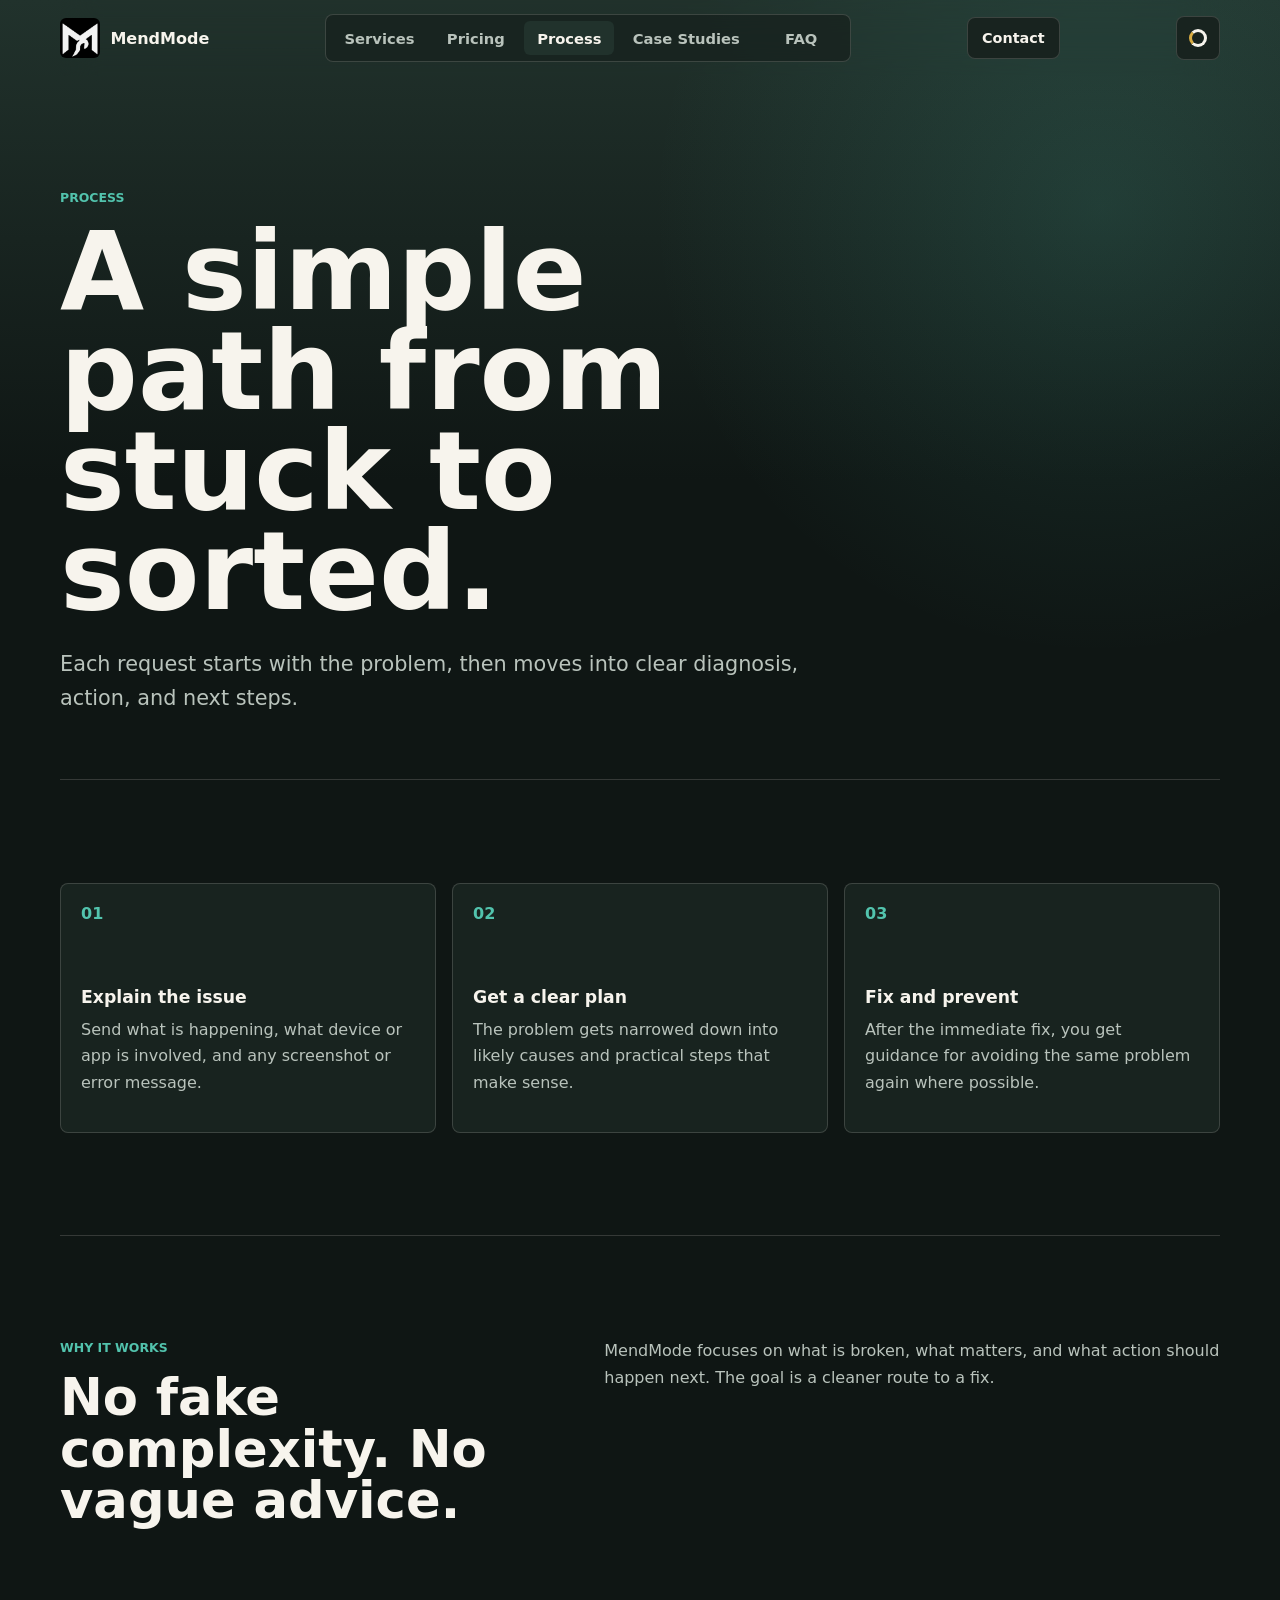
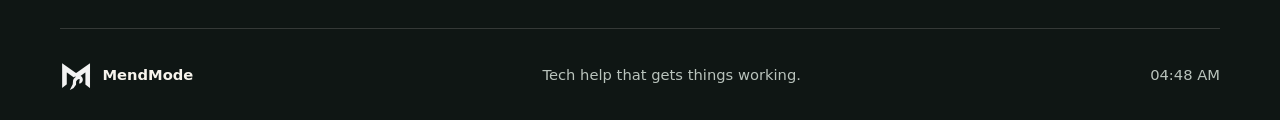
<file: process.html>
<!doctype html>
<html lang="en">
  <head>
    <meta charset="utf-8">
    <meta name="viewport" content="width=device-width, initial-scale=1">
    <title>Process | MendMode</title>
    <meta name="description" content="How MendMode moves from tech problem to clear plan and practical fix.">
    <link rel="icon" href="assets/mendmode-logo-mark.jpeg">
    <link rel="stylesheet" href="styles.css">
  </head>
  <body>
    <header class="site-header" aria-label="Primary">
      <a class="brand" href="/" aria-label="MendMode home">
        <img src="assets/mendmode-logo-mark.jpeg" alt="" width="40" height="40">
        <span>MendMode</span>
      </a>
      <nav class="nav-links" aria-label="Site pages">
        <a href="/services">Services</a>
        <a href="/pricing">Pricing</a>
        <a href="/process" aria-current="page">Process</a>
        <a href="/case-studies">Case Studies</a>
        <a href="/faq">FAQ</a>
      </nav>
      <button class="header-cta contact-trigger" type="button">Contact</button>
      <button class="theme-button" type="button" aria-label="Change color theme" title="Change theme"><span aria-hidden="true"></span></button>
    </header>

    <main>
      <section class="page-hero" aria-labelledby="process-title">
        <p class="eyebrow">Process</p>
        <h1 id="process-title">A simple path from stuck to sorted.</h1>
        <p class="lede">Each request starts with the problem, then moves into clear diagnosis, action, and next steps.</p>
      </section>

      <section class="section">
        <div class="process-grid">
          <article>
            <span>01</span>
            <h3>Explain the issue</h3>
            <p>Send what is happening, what device or app is involved, and any screenshot or error message.</p>
          </article>
          <article>
            <span>02</span>
            <h3>Get a clear plan</h3>
            <p>The problem gets narrowed down into likely causes and practical steps that make sense.</p>
          </article>
          <article>
            <span>03</span>
            <h3>Fix and prevent</h3>
            <p>After the immediate fix, you get guidance for avoiding the same problem again where possible.</p>
          </article>
        </div>
      </section>

      <section class="section promise" aria-labelledby="promise-title">
        <div>
          <p class="eyebrow">Why it works</p>
          <h2 id="promise-title">No fake complexity. No vague advice.</h2>
        </div>
        <p>MendMode focuses on what is broken, what matters, and what action should happen next. The goal is a cleaner route to a fix.</p>
      </section>
    </main>

    <div class="modal-backdrop" id="contact-modal" role="dialog" aria-modal="true" aria-labelledby="contact-modal-title" hidden>
      <div class="modal-card">
        <button class="modal-close" type="button" aria-label="Close contact options">×</button>
        <p class="eyebrow">Contact MendMode</p>
        <h2 id="contact-modal-title">Request help or book a time.</h2>
        <form class="contact-form">
          <label>
            Name
            <input name="name" type="text" autocomplete="name" placeholder="Your name" required>
          </label>
          <label>
            Device or app
            <input name="device" type="text" placeholder="Laptop, phone, Gmail, WhatsApp..." required>
          </label>
          <label>
            Package
            <select name="package">
              <option>Not sure yet</option>
              <option>Quick Fix - from NGN 2,000</option>
              <option>Setup Help - from NGN 5,000</option>
              <option>Full Cleanup - from NGN 10,000</option>
              <option>Website Build - from NGN 25,000</option>
            </select>
          </label>
          <label>
            What is the problem?
            <textarea name="issue" rows="4" placeholder="Explain what is happening and what you already tried." required></textarea>
          </label>
          <div class="form-grid">
            <label>
              Preferred date
              <input name="date" type="date">
            </label>
            <label>
              Preferred time
              <input name="time" type="time">
            </label>
          </div>
          <label>
            How urgent is it?
            <select name="urgency">
              <option>Normal</option>
              <option>Today if possible</option>
              <option>Urgent</option>
            </select>
          </label>
          <div class="modal-actions">
            <button class="button primary" type="submit" data-send="email">Send Email</button>
            <button class="button secondary" type="submit" data-send="whatsapp">Send WhatsApp</button>
          </div>
        </form>
      </div>
    </div>

    <footer>
      <a class="brand footer-brand" href="/" aria-label="MendMode home">
        <img src="assets/mendmode-logo-mark.jpeg" alt="" width="32" height="32">
        <span>MendMode</span>
      </a>
      <span>Tech help that gets things working.</span>
      <span id="local-time" aria-live="polite"></span>
    </footer>

    <script src="script.js"></script>
  </body>
</html>
</file>
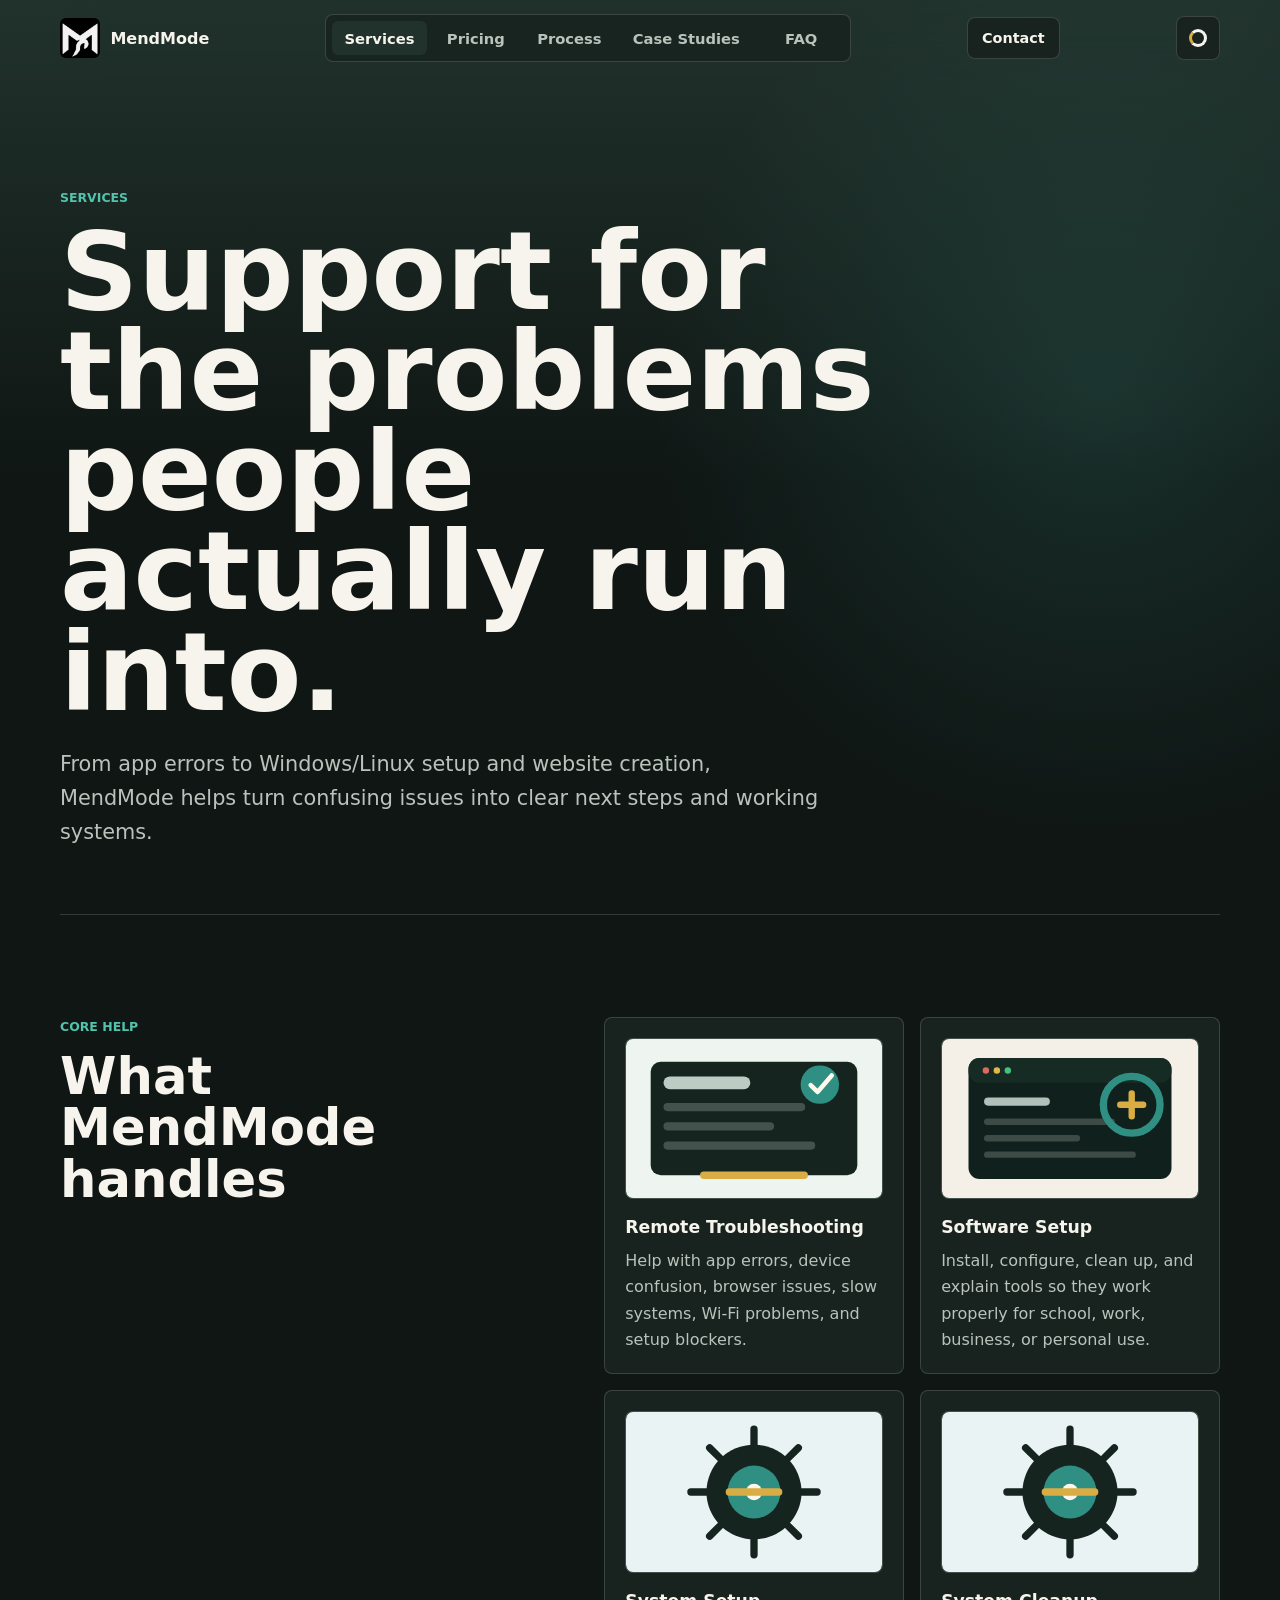
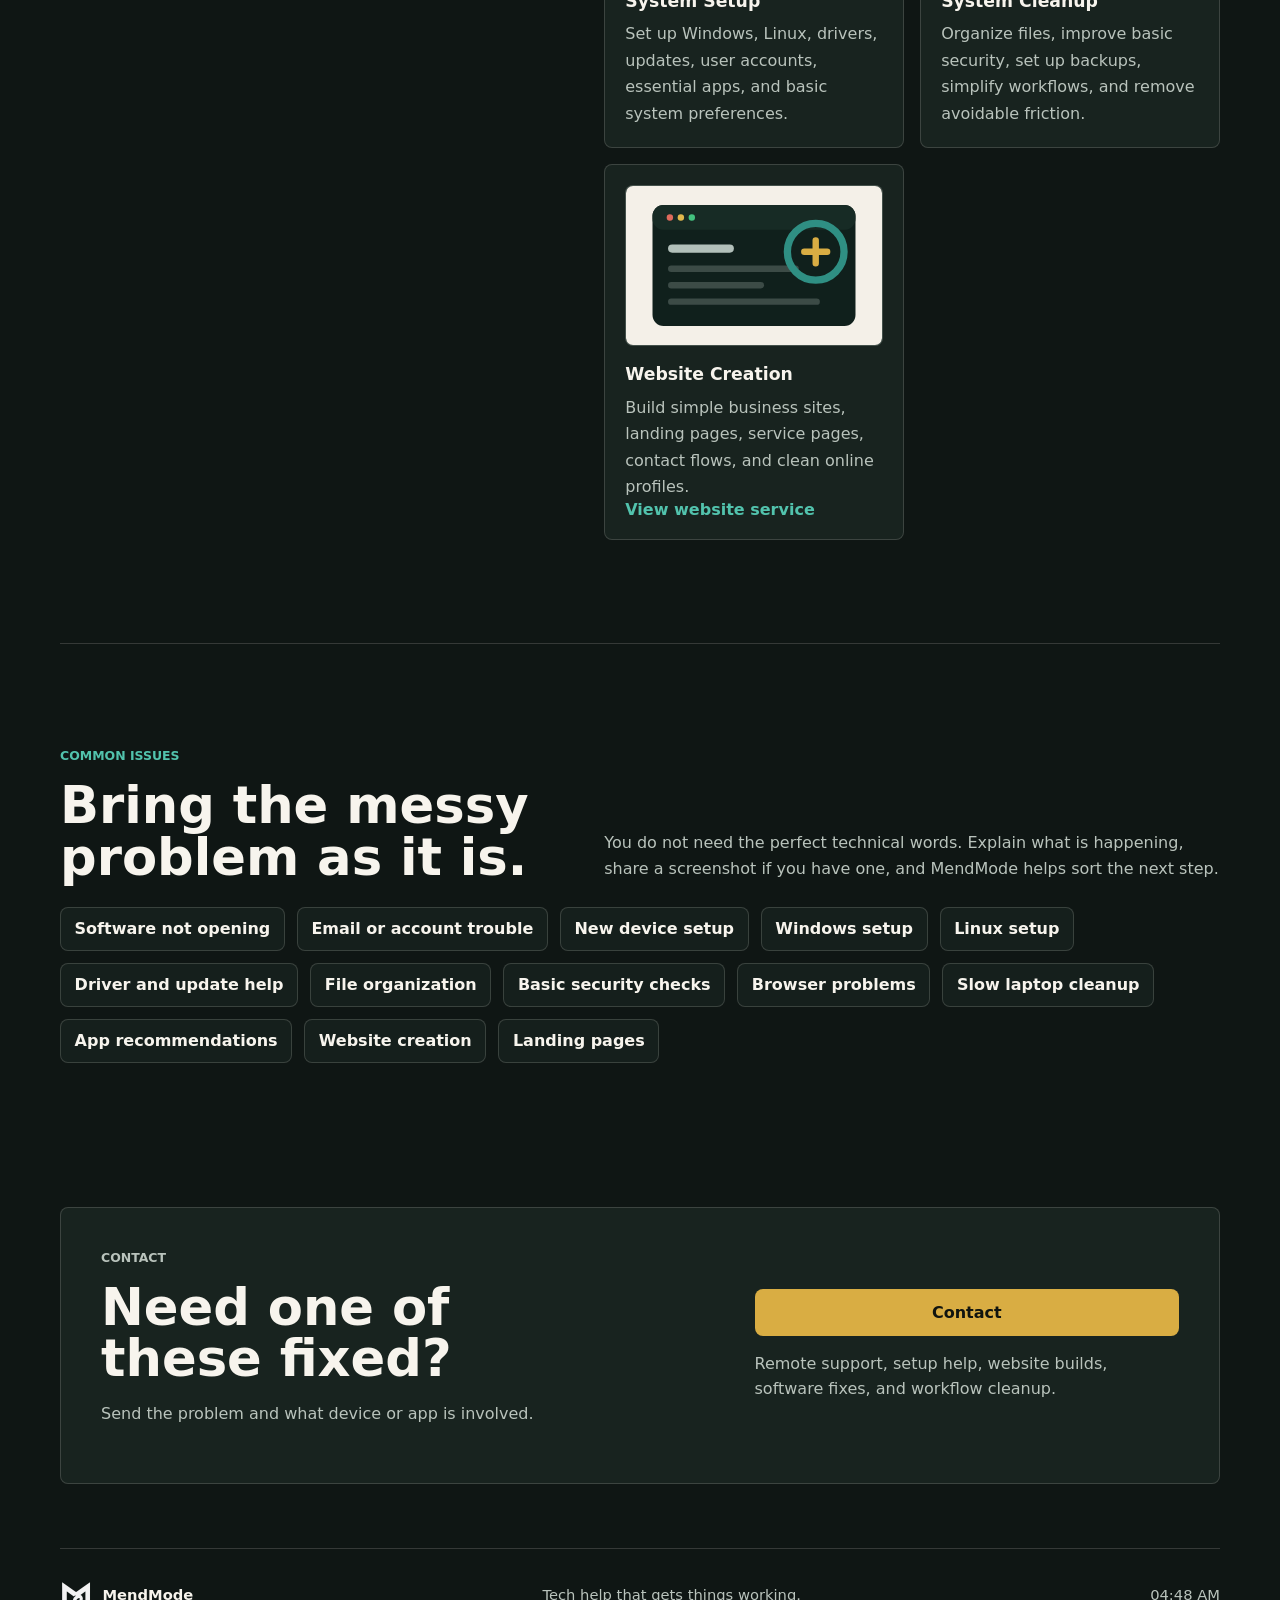
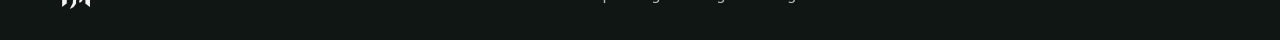
<file: services.html>
<!doctype html>
<html lang="en">
  <head>
    <meta charset="utf-8">
    <meta name="viewport" content="width=device-width, initial-scale=1">
    <title>Services | MendMode</title>
    <meta name="description" content="MendMode services for remote troubleshooting, software setup, Windows/Linux system setup, cleanup, and website creation.">
    <link rel="canonical" href="https://mendmode.vercel.app/services">
    <meta property="og:type" content="website">
    <meta property="og:site_name" content="MendMode">
    <meta property="og:title" content="Services | MendMode">
    <meta property="og:description" content="Remote troubleshooting, software setup, Windows/Linux setup, cleanup, and website creation.">
    <meta property="og:url" content="https://mendmode.vercel.app/services">
    <meta property="og:image" content="https://mendmode.vercel.app/assets/mendmode-logo.jpeg">
    <meta name="twitter:card" content="summary">
    <meta name="twitter:title" content="Services | MendMode">
    <meta name="twitter:description" content="Remote troubleshooting, software setup, Windows/Linux setup, cleanup, and website creation.">
    <meta name="twitter:image" content="https://mendmode.vercel.app/assets/mendmode-logo.jpeg">
    <link rel="icon" href="assets/mendmode-logo-mark.jpeg">
    <link rel="stylesheet" href="styles.css">
  </head>
  <body>
    <header class="site-header" aria-label="Primary">
      <a class="brand" href="/" aria-label="MendMode home">
        <img src="assets/mendmode-logo-mark.jpeg" alt="" width="40" height="40">
        <span>MendMode</span>
      </a>
      <nav class="nav-links" aria-label="Site pages">
        <a href="/services" aria-current="page">Services</a>
        <a href="/pricing">Pricing</a>
        <a href="/process">Process</a>
        <a href="/case-studies">Case Studies</a>
        <a href="/faq">FAQ</a>
      </nav>
      <button class="header-cta contact-trigger" type="button">Contact</button>
      <button class="theme-button" type="button" aria-label="Change color theme" title="Change theme"><span aria-hidden="true"></span></button>
    </header>

    <main>
      <section class="page-hero" aria-labelledby="services-title">
        <p class="eyebrow">Services</p>
        <h1 id="services-title">Support for the problems people actually run into.</h1>
        <p class="lede">From app errors to Windows/Linux setup and website creation, MendMode helps turn confusing issues into clear next steps and working systems.</p>
      </section>

      <section class="section split">
        <div>
          <p class="eyebrow">Core help</p>
          <h2>What MendMode handles</h2>
        </div>
        <div class="service-grid">
          <article class="service-card">
            <img src="assets/service-remote.svg" alt="" loading="lazy">
            <h3>Remote Troubleshooting</h3>
            <p>Help with app errors, device confusion, browser issues, slow systems, Wi-Fi problems, and setup blockers.</p>
          </article>
          <article class="service-card">
            <img src="assets/service-software.svg" alt="" loading="lazy">
            <h3>Software Setup</h3>
            <p>Install, configure, clean up, and explain tools so they work properly for school, work, business, or personal use.</p>
          </article>
          <article class="service-card">
            <img src="assets/service-systems.svg" alt="" loading="lazy">
            <h3>System Setup</h3>
            <p>Set up Windows, Linux, drivers, updates, user accounts, essential apps, and basic system preferences.</p>
          </article>
          <article class="service-card">
            <img src="assets/service-systems.svg" alt="" loading="lazy">
            <h3>System Cleanup</h3>
            <p>Organize files, improve basic security, set up backups, simplify workflows, and remove avoidable friction.</p>
          </article>
          <article class="service-card">
            <img src="assets/service-software.svg" alt="" loading="lazy">
            <h3>Website Creation</h3>
            <p>Build simple business sites, landing pages, service pages, contact flows, and clean online profiles.</p>
            <a class="text-link" href="/website-development">View website service</a>
          </article>
        </div>
      </section>

      <section class="section issue-section" aria-labelledby="issues-title">
        <div class="section-heading">
          <div>
            <p class="eyebrow">Common issues</p>
            <h2 id="issues-title">Bring the messy problem as it is.</h2>
          </div>
          <p>You do not need the perfect technical words. Explain what is happening, share a screenshot if you have one, and MendMode helps sort the next step.</p>
        </div>
        <div class="issue-list" aria-label="Common problems MendMode can help with">
          <span>Software not opening</span>
          <span>Email or account trouble</span>
          <span>New device setup</span>
          <span>Windows setup</span>
          <span>Linux setup</span>
          <span>Driver and update help</span>
          <span>File organization</span>
          <span>Basic security checks</span>
          <span>Browser problems</span>
          <span>Slow laptop cleanup</span>
          <span>App recommendations</span>
          <span>Website creation</span>
          <span>Landing pages</span>
        </div>
      </section>

      <section class="contact" aria-labelledby="contact-title">
        <div>
          <p class="eyebrow">Contact</p>
          <h2 id="contact-title">Need one of these fixed?</h2>
          <p>Send the problem and what device or app is involved.</p>
        </div>
        <div class="contact-panel">
          <button class="button primary contact-trigger" type="button">Contact</button>
          <span>Remote support, setup help, website builds, software fixes, and workflow cleanup.</span>
        </div>
      </section>
    </main>

    <div class="modal-backdrop" id="contact-modal" role="dialog" aria-modal="true" aria-labelledby="contact-modal-title" hidden>
      <div class="modal-card">
        <button class="modal-close" type="button" aria-label="Close contact options">×</button>
        <p class="eyebrow">Contact MendMode</p>
        <h2 id="contact-modal-title">Request help or book a time.</h2>
        <form class="contact-form">
          <label>
            Name
            <input name="name" type="text" autocomplete="name" placeholder="Your name" required>
          </label>
          <label>
            Device or app
            <input name="device" type="text" placeholder="Laptop, phone, Gmail, WhatsApp..." required>
          </label>
          <label>
            Package
            <select name="package">
              <option>Not sure yet</option>
              <option>Quick Fix - from NGN 2,000</option>
              <option>Setup Help - from NGN 5,000</option>
              <option>Full Cleanup - from NGN 10,000</option>
              <option>Website Build - from NGN 25,000</option>
            </select>
          </label>
          <label>
            What is the problem?
            <textarea name="issue" rows="4" placeholder="Explain what is happening and what you already tried." required></textarea>
          </label>
          <div class="form-grid">
            <label>
              Preferred date
              <input name="date" type="date">
            </label>
            <label>
              Preferred time
              <input name="time" type="time">
            </label>
          </div>
          <label>
            How urgent is it?
            <select name="urgency">
              <option>Normal</option>
              <option>Today if possible</option>
              <option>Urgent</option>
            </select>
          </label>
          <div class="modal-actions">
            <button class="button primary" type="submit" data-send="email">Send Email</button>
            <button class="button secondary" type="submit" data-send="whatsapp">Send WhatsApp</button>
          </div>
        </form>
      </div>
    </div>

    <footer>
      <a class="brand footer-brand" href="/" aria-label="MendMode home">
        <img src="assets/mendmode-logo-mark.jpeg" alt="" width="32" height="32">
        <span>MendMode</span>
      </a>
      <span>Tech help that gets things working.</span>
      <span id="local-time" aria-live="polite"></span>
    </footer>

    <script src="script.js"></script>
  </body>
</html>
</file>
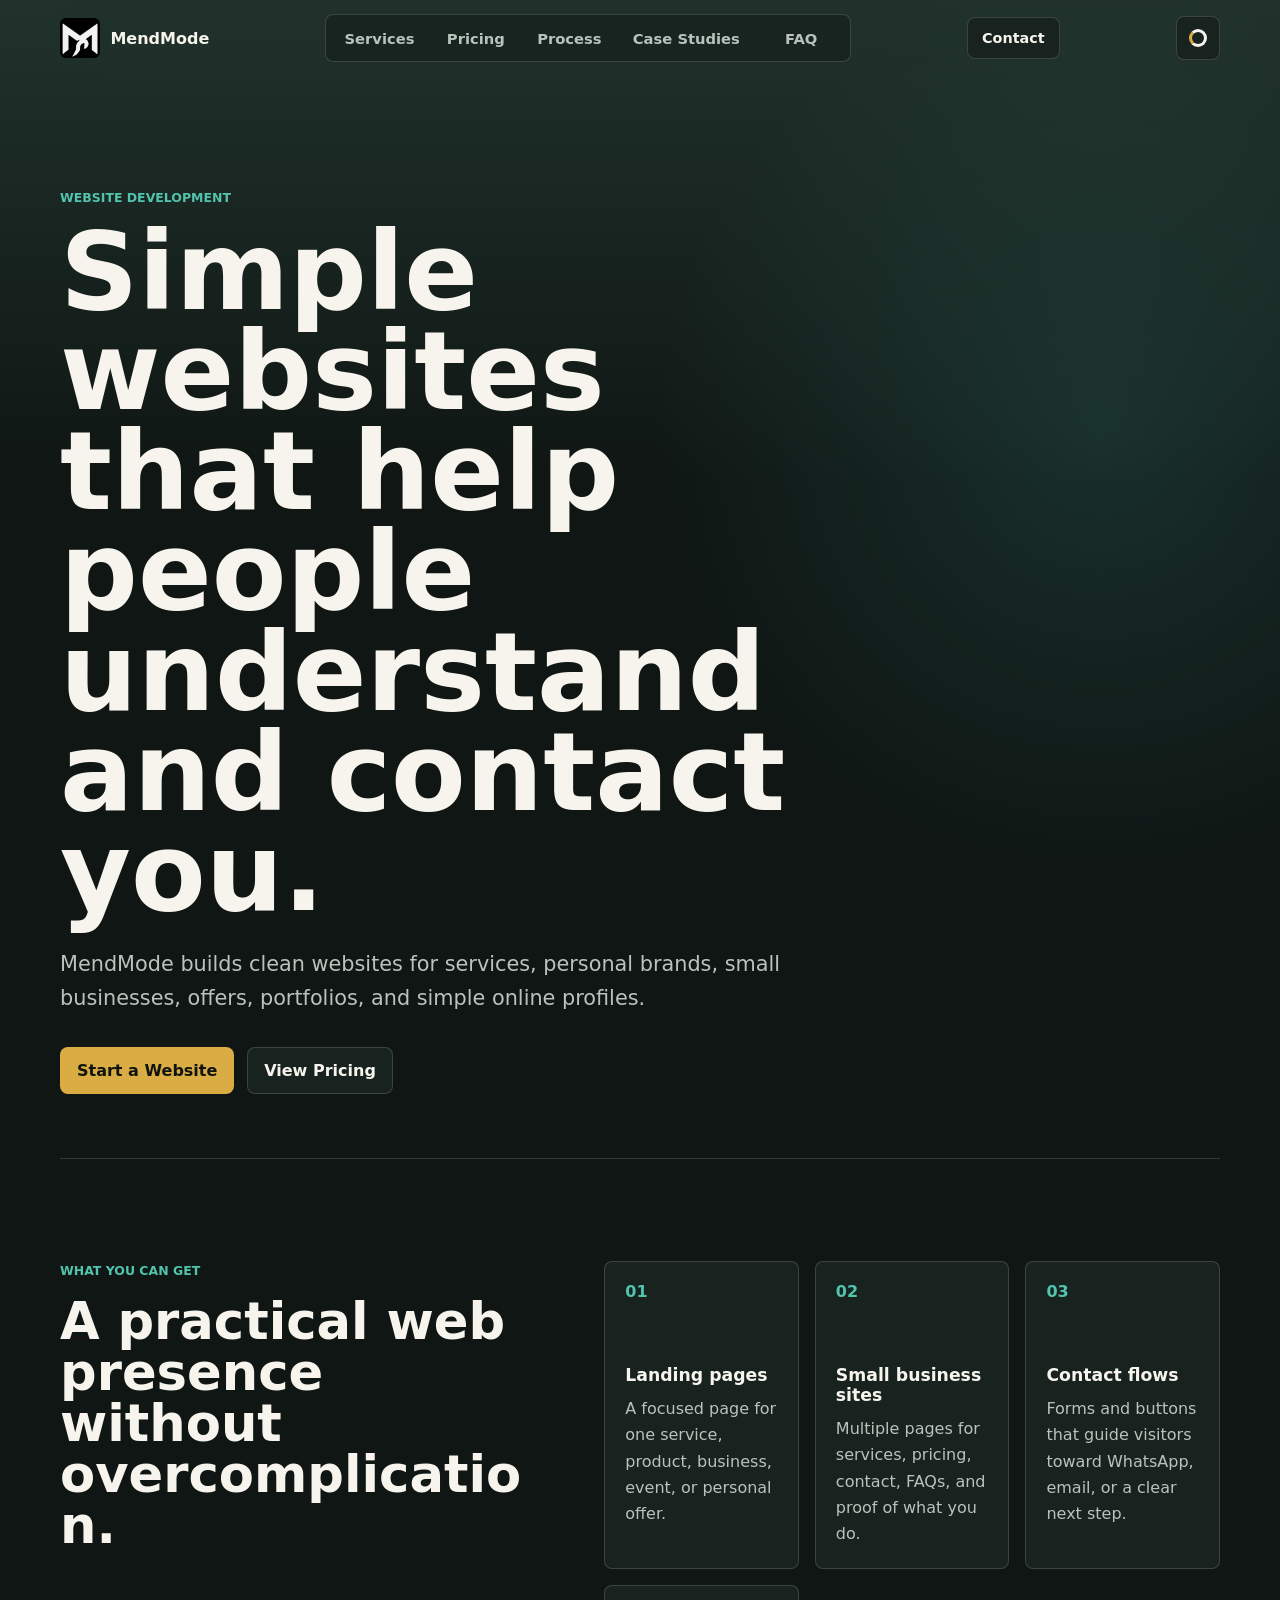
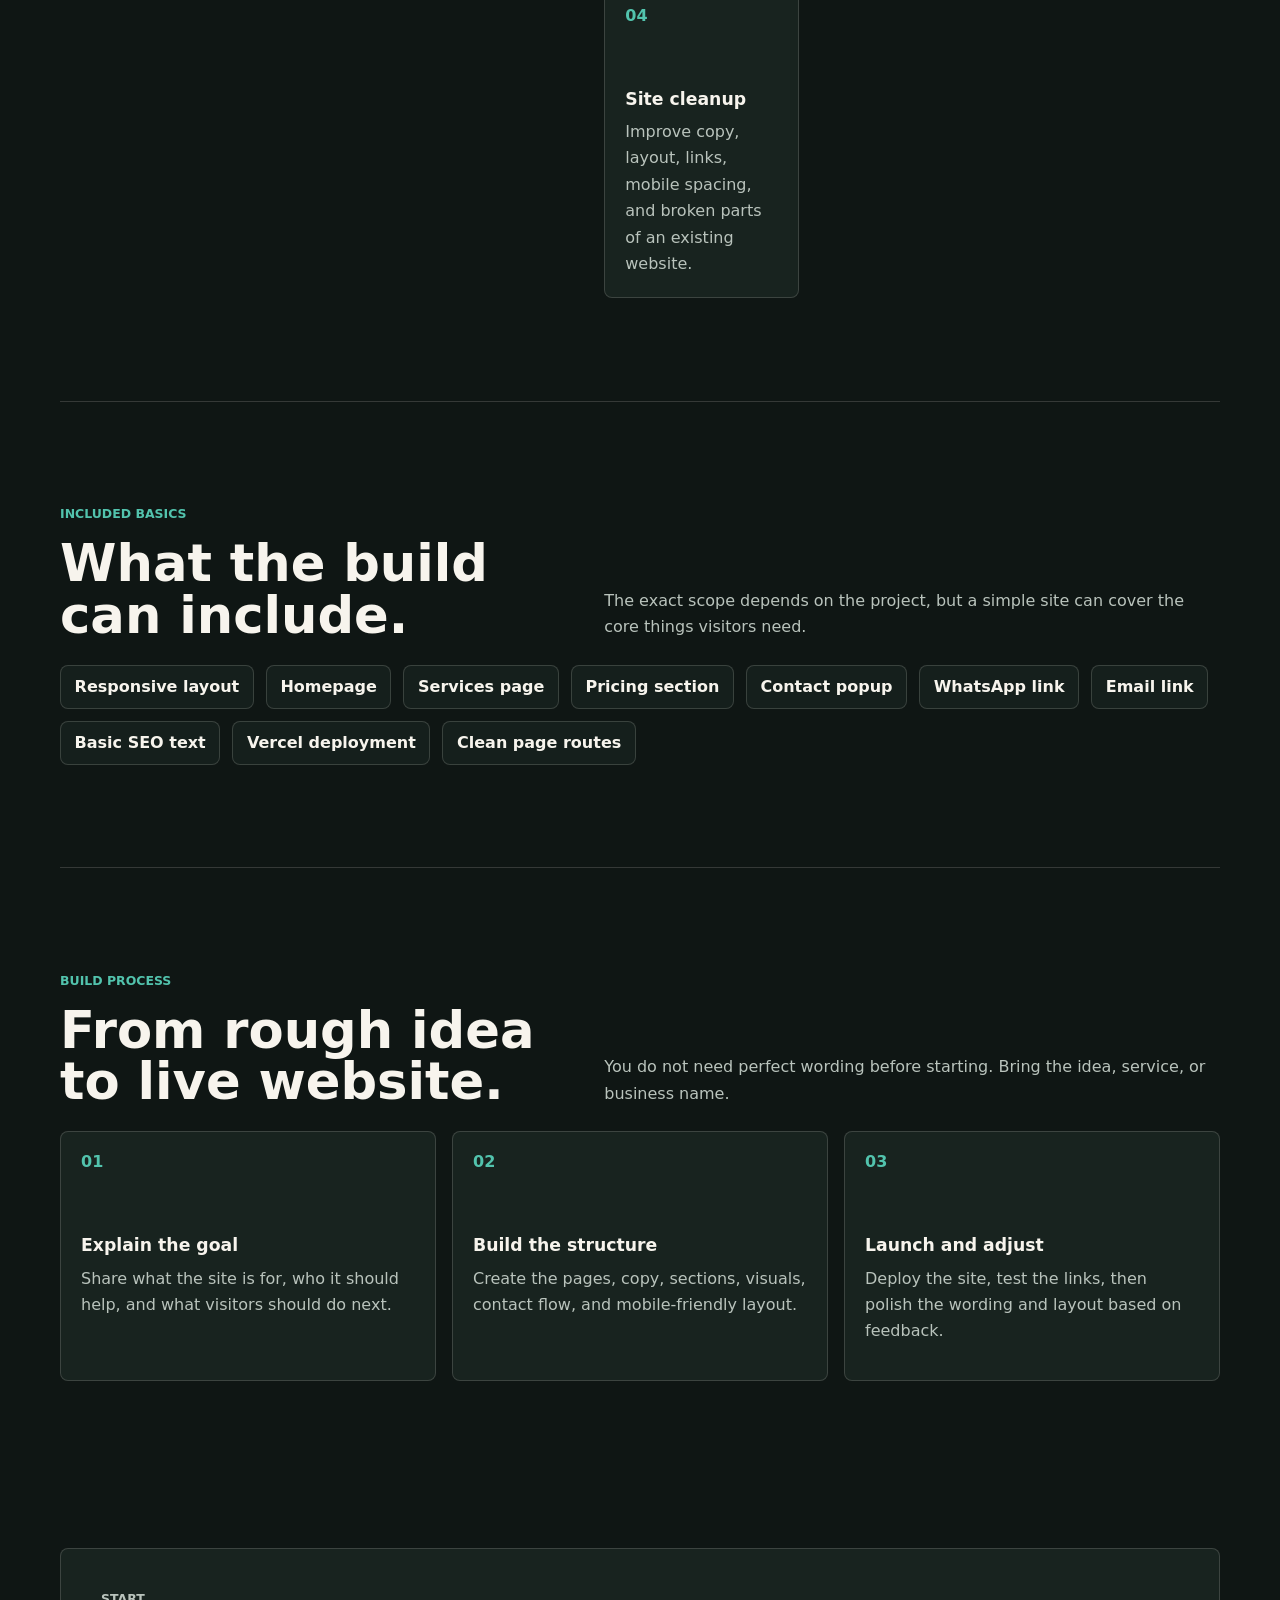
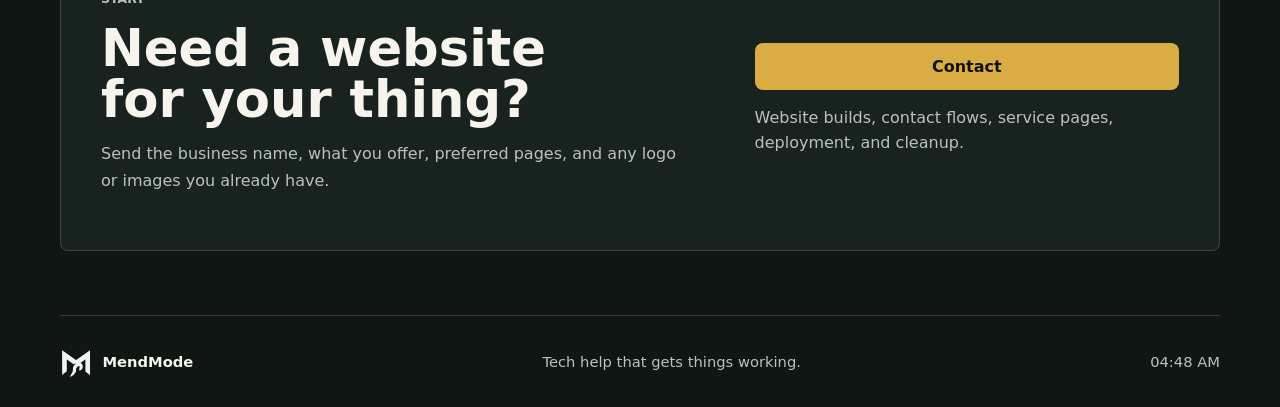
<file: website-development.html>
<!doctype html>
<html lang="en">
  <head>
    <meta charset="utf-8">
    <meta name="viewport" content="width=device-width, initial-scale=1">
    <title>Website Development | MendMode</title>
    <meta name="description" content="MendMode creates simple websites, landing pages, service pages, and contact flows for brands and small businesses.">
    <link rel="canonical" href="https://mendmode.vercel.app/website-development">
    <meta property="og:type" content="website">
    <meta property="og:site_name" content="MendMode">
    <meta property="og:title" content="Website Development | MendMode">
    <meta property="og:description" content="Simple websites, landing pages, service pages, contact flows, and clean online profiles.">
    <meta property="og:url" content="https://mendmode.vercel.app/website-development">
    <meta property="og:image" content="https://mendmode.vercel.app/assets/mendmode-logo.jpeg">
    <meta name="twitter:card" content="summary">
    <meta name="twitter:title" content="Website Development | MendMode">
    <meta name="twitter:description" content="Simple websites, landing pages, service pages, contact flows, and clean online profiles.">
    <meta name="twitter:image" content="https://mendmode.vercel.app/assets/mendmode-logo.jpeg">
    <link rel="icon" href="assets/mendmode-logo-mark.jpeg">
    <link rel="stylesheet" href="styles.css">
  </head>
  <body>
    <header class="site-header" aria-label="Primary">
      <a class="brand" href="/" aria-label="MendMode home">
        <img src="assets/mendmode-logo-mark.jpeg" alt="" width="40" height="40">
        <span>MendMode</span>
      </a>
      <nav class="nav-links" aria-label="Site pages">
        <a href="/services">Services</a>
        <a href="/pricing">Pricing</a>
        <a href="/process">Process</a>
        <a href="/case-studies">Case Studies</a>
        <a href="/faq">FAQ</a>
      </nav>
      <button class="header-cta contact-trigger" type="button">Contact</button>
      <button class="theme-button" type="button" aria-label="Change color theme" title="Change theme"><span aria-hidden="true"></span></button>
    </header>

    <main>
      <section class="page-hero" aria-labelledby="website-title">
        <p class="eyebrow">Website development</p>
        <h1 id="website-title">Simple websites that help people understand and contact you.</h1>
        <p class="lede">
          MendMode builds clean websites for services, personal brands, small businesses, offers,
          portfolios, and simple online profiles.
        </p>
        <div class="hero-actions">
          <button class="button primary contact-trigger" type="button">Start a Website</button>
          <a class="button secondary" href="/pricing">View Pricing</a>
        </div>
      </section>

      <section class="section split">
        <div>
          <p class="eyebrow">What you can get</p>
          <h2>A practical web presence without overcomplication.</h2>
        </div>
        <div class="build-grid">
          <article>
            <span>01</span>
            <h3>Landing pages</h3>
            <p>A focused page for one service, product, business, event, or personal offer.</p>
          </article>
          <article>
            <span>02</span>
            <h3>Small business sites</h3>
            <p>Multiple pages for services, pricing, contact, FAQs, and proof of what you do.</p>
          </article>
          <article>
            <span>03</span>
            <h3>Contact flows</h3>
            <p>Forms and buttons that guide visitors toward WhatsApp, email, or a clear next step.</p>
          </article>
          <article>
            <span>04</span>
            <h3>Site cleanup</h3>
            <p>Improve copy, layout, links, mobile spacing, and broken parts of an existing website.</p>
          </article>
        </div>
      </section>

      <section class="section">
        <div class="section-heading">
          <div>
            <p class="eyebrow">Included basics</p>
            <h2>What the build can include.</h2>
          </div>
          <p>The exact scope depends on the project, but a simple site can cover the core things visitors need.</p>
        </div>
        <div class="issue-list" aria-label="Website development deliverables">
          <span>Responsive layout</span>
          <span>Homepage</span>
          <span>Services page</span>
          <span>Pricing section</span>
          <span>Contact popup</span>
          <span>WhatsApp link</span>
          <span>Email link</span>
          <span>Basic SEO text</span>
          <span>Vercel deployment</span>
          <span>Clean page routes</span>
        </div>
      </section>

      <section class="section process" aria-labelledby="website-process-title">
        <div class="section-heading">
          <div>
            <p class="eyebrow">Build process</p>
            <h2 id="website-process-title">From rough idea to live website.</h2>
          </div>
          <p>You do not need perfect wording before starting. Bring the idea, service, or business name.</p>
        </div>
        <div class="process-grid">
          <article>
            <span>01</span>
            <h3>Explain the goal</h3>
            <p>Share what the site is for, who it should help, and what visitors should do next.</p>
          </article>
          <article>
            <span>02</span>
            <h3>Build the structure</h3>
            <p>Create the pages, copy, sections, visuals, contact flow, and mobile-friendly layout.</p>
          </article>
          <article>
            <span>03</span>
            <h3>Launch and adjust</h3>
            <p>Deploy the site, test the links, then polish the wording and layout based on feedback.</p>
          </article>
        </div>
      </section>

      <section class="contact" aria-labelledby="contact-title">
        <div>
          <p class="eyebrow">Start</p>
          <h2 id="contact-title">Need a website for your thing?</h2>
          <p>Send the business name, what you offer, preferred pages, and any logo or images you already have.</p>
        </div>
        <div class="contact-panel">
          <button class="button primary contact-trigger" type="button">Contact</button>
          <span>Website builds, contact flows, service pages, deployment, and cleanup.</span>
        </div>
      </section>
    </main>

    <div class="modal-backdrop" id="contact-modal" role="dialog" aria-modal="true" aria-labelledby="contact-modal-title" hidden>
      <div class="modal-card">
        <button class="modal-close" type="button" aria-label="Close contact options">×</button>
        <p class="eyebrow">Contact MendMode</p>
        <h2 id="contact-modal-title">Request help or book a time.</h2>
        <form class="contact-form">
          <label>
            Name
            <input name="name" type="text" autocomplete="name" placeholder="Your name" required>
          </label>
          <label>
            Device or app
            <input name="device" type="text" placeholder="Laptop, phone, Gmail, website..." required>
          </label>
          <label>
            Package
            <select name="package">
              <option>Website Build - from NGN 25,000</option>
              <option>Not sure yet</option>
              <option>Quick Fix - from NGN 2,000</option>
              <option>Setup Help - from NGN 5,000</option>
              <option>Full Cleanup - from NGN 10,000</option>
            </select>
          </label>
          <label>
            What is the problem?
            <textarea name="issue" rows="4" placeholder="Explain what you need built or fixed." required></textarea>
          </label>
          <div class="form-grid">
            <label>
              Preferred date
              <input name="date" type="date">
            </label>
            <label>
              Preferred time
              <input name="time" type="time">
            </label>
          </div>
          <label>
            How urgent is it?
            <select name="urgency">
              <option>Normal</option>
              <option>Today if possible</option>
              <option>Urgent</option>
            </select>
          </label>
          <div class="modal-actions">
            <button class="button primary" type="submit" data-send="email">Send Email</button>
            <button class="button secondary" type="submit" data-send="whatsapp">Send WhatsApp</button>
          </div>
        </form>
      </div>
    </div>

    <footer>
      <a class="brand footer-brand" href="/" aria-label="MendMode home">
        <img src="assets/mendmode-logo-mark.jpeg" alt="" width="32" height="32">
        <span>MendMode</span>
      </a>
      <span>Tech help that gets things working.</span>
      <span id="local-time" aria-live="polite"></span>
    </footer>

    <script src="script.js"></script>
  </body>
</html>
</file>
<file: styles.css>
:root {
  color-scheme: dark;
  --bg: #0f1614;
  --surface: #18231f;
  --surface-strong: #21322c;
  --text: #f7f4ed;
  --muted: #b9c3bc;
  --line: rgba(245, 241, 232, 0.16);
  --accent: #d9ad43;
  --accent-strong: #52c3ad;
  --accent-text: #10140f;
  --shadow: 0 24px 70px rgba(0, 0, 0, 0.34);
}

:root[data-theme="light"] {
  color-scheme: light;
  --bg: #f6f2ea;
  --surface: #ffffff;
  --surface-strong: #e6eee9;
  --text: #1d211a;
  --muted: #626756;
  --line: rgba(29, 33, 26, 0.14);
  --accent: #247c72;
  --accent-strong: #1b625a;
  --accent-text: #ffffff;
  --shadow: 0 24px 70px rgba(64, 58, 44, 0.16);
}

* {
  box-sizing: border-box;
}

html {
  scroll-behavior: smooth;
}

body {
  margin: 0;
  min-height: 100vh;
  background:
    radial-gradient(circle at 86% 12%, rgba(82, 195, 173, 0.15), transparent 28rem),
    linear-gradient(180deg, var(--surface-strong), var(--bg) 30rem);
  color: var(--text);
  font-family:
    Inter, ui-sans-serif, system-ui, -apple-system, BlinkMacSystemFont, "Segoe UI", sans-serif;
}

a {
  color: inherit;
}

.site-header,
main,
footer {
  width: min(1160px, calc(100% - 32px));
  margin: 0 auto;
}

.site-header {
  position: sticky;
  top: 0;
  z-index: 10;
  display: flex;
  align-items: center;
  justify-content: space-between;
  gap: 1rem;
  min-height: 76px;
  padding: 0.75rem 0;
  backdrop-filter: blur(18px);
}

.brand,
.nav-links,
.hero-actions,
.proof-strip,
.contact-panel,
footer {
  display: flex;
  align-items: center;
}

.brand {
  flex: 0 0 auto;
  gap: 0.65rem;
  text-decoration: none;
  font-weight: 900;
}

.brand img {
  width: 40px;
  height: 40px;
  border: 0;
  border-radius: 6px;
  object-fit: cover;
  mix-blend-mode: screen;
}

.nav-links {
  gap: 0.35rem;
  padding: 0.35rem;
  border: 1px solid var(--line);
  border-radius: 8px;
  background: color-mix(in srgb, var(--surface) 82%, transparent);
}

.nav-links a {
  min-width: 86px;
  padding: 0.55rem 0.8rem;
  border-radius: 6px;
  color: var(--muted);
  font-size: 0.92rem;
  font-weight: 750;
  text-align: center;
  text-decoration: none;
}

.nav-links a:hover {
  background: var(--surface-strong);
  color: var(--text);
}

.nav-links a[aria-current="page"] {
  background: var(--surface-strong);
  color: var(--text);
}

.header-cta {
  min-height: 42px;
  padding: 0.68rem 0.9rem;
  border: 1px solid var(--line);
  border-radius: 8px;
  background: var(--surface);
  color: var(--text);
  font: inherit;
  font-size: 0.9rem;
  font-weight: 850;
  text-decoration: none;
  cursor: pointer;
}

.theme-button {
  display: grid;
  flex: 0 0 auto;
  width: 44px;
  height: 44px;
  place-items: center;
  border: 1px solid var(--line);
  border-radius: 8px;
  background: var(--surface);
  color: var(--text);
  cursor: pointer;
}

.theme-button span {
  width: 18px;
  height: 18px;
  border: 3px solid currentColor;
  border-left-color: var(--accent);
  border-radius: 50%;
}

.hero {
  display: grid;
  grid-template-columns: minmax(0, 0.92fr) minmax(320px, 1fr);
  gap: clamp(2rem, 6vw, 5rem);
  align-items: center;
  min-height: calc(100vh - 96px);
  padding: clamp(2rem, 5vw, 4.5rem) 0 4rem;
}

.page-hero {
  max-width: 860px;
  padding: clamp(4rem, 10vw, 7rem) 0 clamp(2.5rem, 6vw, 4rem);
}

.page-hero h1 {
  max-width: 11ch;
}

.hero-copy {
  max-width: 720px;
}

.eyebrow {
  margin: 0 0 0.85rem;
  color: var(--accent-strong);
  font-size: 0.78rem;
  font-weight: 900;
  letter-spacing: 0;
  text-transform: uppercase;
}

h1,
h2,
h3,
p {
  overflow-wrap: anywhere;
}

h1 {
  margin: 0;
  max-width: 10ch;
  font-size: clamp(3.3rem, 8.5vw, 6.8rem);
  line-height: 0.92;
  letter-spacing: 0;
}

h2 {
  margin: 0;
  font-size: clamp(2rem, 4vw, 3.4rem);
  line-height: 1;
  letter-spacing: 0;
}

h3 {
  margin: 0 0 0.65rem;
  font-size: 1.08rem;
  letter-spacing: 0;
}

p {
  line-height: 1.65;
}

.lede {
  max-width: 58ch;
  margin: 1.5rem 0 0;
  color: var(--muted);
  font-size: clamp(1.05rem, 1.8vw, 1.3rem);
}

.hero-actions {
  flex-wrap: wrap;
  gap: 0.8rem;
  margin-top: 2rem;
}

.button {
  display: inline-flex;
  align-items: center;
  justify-content: center;
  min-height: 46px;
  padding: 0.8rem 1rem;
  border: 1px solid var(--line);
  border-radius: 8px;
  font: inherit;
  font-weight: 850;
  text-align: center;
  text-decoration: none;
  cursor: pointer;
}

.button.primary {
  border-color: transparent;
  background: var(--accent);
  color: var(--accent-text);
}

.button.secondary {
  background: var(--surface);
  color: var(--text);
}

.visual-wrap {
  position: relative;
  justify-self: end;
  width: min(100%, 580px);
  aspect-ratio: 1.12 / 1;
}

.hero-visual {
  width: 100%;
  height: 100%;
  border: 1px solid var(--line);
  border-radius: 8px;
  box-shadow: var(--shadow);
  object-fit: contain;
  background: color-mix(in srgb, var(--surface) 72%, transparent);
}

.status-panel {
  position: absolute;
  right: 1rem;
  bottom: 1rem;
  display: flex;
  align-items: center;
  gap: 0.6rem;
  max-width: calc(100% - 2rem);
  padding: 0.75rem 0.85rem;
  border: 1px solid var(--line);
  border-radius: 8px;
  background: color-mix(in srgb, var(--surface) 90%, transparent);
  box-shadow: var(--shadow);
  color: var(--text);
  font-size: 0.92rem;
  font-weight: 850;
}

.status-dot {
  flex: 0 0 auto;
  width: 10px;
  height: 10px;
  border-radius: 50%;
  background: #36d47f;
  box-shadow: 0 0 0 5px rgba(54, 212, 127, 0.16);
}

.proof-strip {
  justify-content: space-between;
  gap: 1rem;
  margin-bottom: clamp(2rem, 6vw, 4rem);
  padding: 1rem;
  border: 1px solid var(--line);
  border-radius: 8px;
  background: color-mix(in srgb, var(--surface) 84%, transparent);
}

.proof-strip div {
  flex: 1;
  min-width: 0;
  padding: 0.6rem;
}

.proof-strip strong,
.proof-strip span {
  display: block;
}

.proof-strip strong {
  margin-bottom: 0.35rem;
  font-size: 1rem;
}

.proof-strip span {
  color: var(--muted);
  font-size: 0.92rem;
  line-height: 1.45;
}

.section {
  padding: clamp(3.5rem, 8vw, 6.5rem) 0;
  border-top: 1px solid var(--line);
}

.overview-grid {
  display: grid;
  grid-template-columns: repeat(3, minmax(0, 1fr));
  gap: 1rem;
}

.overview-card {
  min-height: 250px;
  padding: 1.25rem;
  border: 1px solid var(--line);
  border-radius: 8px;
  background: var(--surface);
  text-decoration: none;
}

.overview-card span {
  display: inline-block;
  margin-bottom: 4rem;
  color: var(--accent-strong);
  font-weight: 900;
}

.overview-card p {
  margin: 0;
  color: var(--muted);
}

.overview-card:hover {
  border-color: color-mix(in srgb, var(--accent-strong) 55%, var(--line));
}

.notice-band {
  margin-bottom: clamp(2rem, 6vw, 4rem);
  padding: 1rem 1.25rem;
  border: 1px solid var(--line);
  border-radius: 8px;
  background: color-mix(in srgb, var(--surface) 80%, transparent);
}

.notice-band strong,
.notice-band span {
  display: block;
}

.notice-band strong {
  margin-bottom: 0.35rem;
}

.notice-band span {
  color: var(--muted);
  line-height: 1.55;
}

.split,
.section-heading,
.promise {
  display: grid;
  grid-template-columns: minmax(230px, 0.78fr) minmax(0, 1fr);
  gap: clamp(1.5rem, 5vw, 4rem);
}

.section-heading {
  align-items: end;
  margin-bottom: 1.5rem;
}

.section-heading > p,
.promise > p {
  margin: 0;
  color: var(--muted);
}

.service-grid,
.process-grid,
.pricing-grid {
  display: grid;
  grid-template-columns: repeat(3, minmax(0, 1fr));
  gap: 1rem;
}

.service-grid {
  grid-template-columns: repeat(2, minmax(0, 1fr));
}

.service-card,
.process-grid article,
.price-card {
  min-height: 100%;
  padding: 1.25rem;
  border: 1px solid var(--line);
  border-radius: 8px;
  background: var(--surface);
}

.service-card img {
  display: block;
  width: 100%;
  aspect-ratio: 16 / 10;
  margin-bottom: 1.15rem;
  border: 1px solid var(--line);
  border-radius: 8px;
  object-fit: cover;
  background: var(--surface-strong);
}

.service-card p,
.process-grid p,
.price-card p {
  margin: 0;
  color: var(--muted);
}

.issue-section {
  padding-bottom: clamp(3rem, 7vw, 5rem);
}

.issue-list {
  display: flex;
  flex-wrap: wrap;
  gap: 0.75rem;
}

.issue-list span {
  padding: 0.72rem 0.85rem;
  border: 1px solid var(--line);
  border-radius: 8px;
  background: color-mix(in srgb, var(--surface) 78%, transparent);
  color: var(--text);
  font-weight: 760;
}

.process-grid article {
  min-height: 250px;
}

.process-grid span {
  display: inline-block;
  margin-bottom: 4rem;
  color: var(--accent-strong);
  font-weight: 900;
}

.price-card {
  display: flex;
  flex-direction: column;
  gap: 1.25rem;
  justify-content: space-between;
  min-height: 390px;
}

.currency-panel {
  display: grid;
  grid-template-columns: minmax(0, 1fr) auto;
  gap: 1.5rem;
  align-items: end;
  margin-bottom: 1.5rem;
  padding: 1.25rem;
  border: 1px solid var(--line);
  border-radius: 8px;
  background: color-mix(in srgb, var(--surface) 84%, transparent);
}

.currency-panel h2 {
  margin-bottom: 0.8rem;
  font-size: clamp(1.6rem, 3vw, 2.35rem);
}

.currency-panel p:not(.eyebrow) {
  margin: 0;
  color: var(--muted);
}

.currency-toggle {
  display: flex;
  gap: 0.35rem;
  padding: 0.35rem;
  border: 1px solid var(--line);
  border-radius: 8px;
  background: var(--surface);
}

.currency-option {
  min-width: 72px;
  min-height: 42px;
  border: 0;
  border-radius: 6px;
  background: transparent;
  color: var(--muted);
  font: inherit;
  font-weight: 850;
  cursor: pointer;
}

.currency-option.active {
  background: var(--accent);
  color: var(--accent-text);
}

.price-card.featured {
  border-color: color-mix(in srgb, var(--accent) 70%, var(--line));
  background:
    linear-gradient(180deg, color-mix(in srgb, var(--accent) 10%, transparent), transparent 46%),
    var(--surface);
}

.price-label {
  margin-bottom: 0.65rem;
  color: var(--accent-strong) !important;
  font-size: 0.78rem;
  font-weight: 900;
  text-transform: uppercase;
}

.price {
  margin-bottom: 1rem !important;
  color: var(--text) !important;
  font-size: clamp(1.7rem, 4vw, 2.5rem);
  font-weight: 900;
  line-height: 1;
}

.price-card ul {
  display: grid;
  gap: 0.65rem;
  margin: 0;
  padding: 0;
  color: var(--text);
  list-style: none;
}

.price-card li {
  position: relative;
  padding-left: 1.35rem;
  color: var(--muted);
  line-height: 1.45;
}

.text-link {
  display: inline-flex;
  width: fit-content;
  align-items: center;
  gap: 0.35rem;
  color: var(--accent-strong);
  font-weight: 850;
  text-decoration: none;
}

.text-link:hover {
  text-decoration: underline;
}

.price-card li::before {
  position: absolute;
  top: 0.3rem;
  left: 0;
  width: 0.55rem;
  height: 0.3rem;
  border-bottom: 2px solid var(--accent-strong);
  border-left: 2px solid var(--accent-strong);
  content: "";
  transform: rotate(-45deg);
}

.faq-list {
  display: grid;
  gap: 0.8rem;
}

.faq-list details {
  border: 1px solid var(--line);
  border-radius: 8px;
  background: var(--surface);
}

.faq-list summary {
  cursor: pointer;
  padding: 1.1rem 1.25rem;
  color: var(--text);
  font-weight: 850;
}

.faq-list details[open] summary {
  border-bottom: 1px solid var(--line);
}

.faq-list p {
  margin: 0;
  padding: 1rem 1.25rem 1.25rem;
  color: var(--muted);
}

.example-grid,
.build-grid {
  display: grid;
  grid-template-columns: repeat(3, minmax(0, 1fr));
  gap: 1rem;
}

.example-grid article,
.build-grid article {
  min-height: 260px;
  padding: 1.25rem;
  border: 1px solid var(--line);
  border-radius: 8px;
  background: var(--surface);
}

.example-grid span,
.build-grid span {
  display: inline-block;
  margin-bottom: 4rem;
  color: var(--accent-strong);
  font-weight: 900;
}

.example-grid p,
.build-grid p {
  margin: 0;
  color: var(--muted);
}

.promise {
  align-items: start;
}

.contact {
  display: grid;
  grid-template-columns: minmax(0, 1fr) minmax(280px, 0.72fr);
  gap: clamp(1.5rem, 5vw, 4rem);
  margin: clamp(2rem, 6vw, 4rem) 0;
  padding: clamp(1.5rem, 4vw, 2.5rem);
  border: 1px solid var(--line);
  border-radius: 8px;
  background: var(--surface);
}

.contact h2 {
  max-width: 14ch;
}

.contact p {
  max-width: 58ch;
  color: var(--muted);
}

.contact-panel {
  flex-direction: column;
  align-items: stretch;
  justify-content: center;
  gap: 1rem;
}

.contact-panel span {
  color: var(--muted);
  line-height: 1.55;
}

footer {
  justify-content: space-between;
  gap: 1rem;
  min-height: 92px;
  border-top: 1px solid var(--line);
  color: var(--muted);
  font-size: 0.92rem;
}

.footer-brand {
  color: var(--text);
}

.footer-brand img {
  width: 32px;
  height: 32px;
}

:root[data-theme="light"] .brand img {
  filter: invert(1);
  mix-blend-mode: multiply;
}

.modal-backdrop {
  position: fixed;
  inset: 0;
  z-index: 100;
  display: grid;
  place-items: center;
  padding: 1rem;
  background: rgba(6, 10, 9, 0.68);
  backdrop-filter: blur(10px);
}

.modal-backdrop[hidden] {
  display: none;
}

.modal-card {
  position: relative;
  width: min(100%, 560px);
  max-height: min(92vh, 760px);
  overflow-y: auto;
  padding: clamp(1.4rem, 4vw, 2rem);
  border: 1px solid var(--line);
  border-radius: 8px;
  background: var(--surface);
  box-shadow: var(--shadow);
}

.modal-card h2 {
  margin-bottom: 1rem;
  font-size: clamp(1.8rem, 5vw, 2.6rem);
}

.modal-card p:not(.eyebrow) {
  margin: 0;
  color: var(--muted);
}

.contact-form {
  display: grid;
  gap: 1rem;
  margin-top: 1.3rem;
}

.contact-form label {
  display: grid;
  gap: 0.45rem;
  color: var(--text);
  font-size: 0.92rem;
  font-weight: 800;
}

.contact-form input,
.contact-form textarea,
.contact-form select {
  width: 100%;
  border: 1px solid var(--line);
  border-radius: 8px;
  background: var(--surface-strong);
  color: var(--text);
  font: inherit;
  font-size: 0.95rem;
  line-height: 1.4;
}

.contact-form input,
.contact-form select {
  min-height: 44px;
  padding: 0.7rem 0.8rem;
}

.contact-form textarea {
  min-height: 112px;
  resize: vertical;
  padding: 0.8rem;
}

.contact-form input::placeholder,
.contact-form textarea::placeholder {
  color: color-mix(in srgb, var(--muted) 78%, transparent);
}

.contact-form input:focus,
.contact-form textarea:focus,
.contact-form select:focus {
  border-color: var(--accent-strong);
  outline: 2px solid color-mix(in srgb, var(--accent-strong) 24%, transparent);
}

.form-grid {
  display: grid;
  grid-template-columns: 1fr 1fr;
  gap: 0.8rem;
}

.modal-close {
  position: absolute;
  top: 0.9rem;
  right: 0.9rem;
  display: grid;
  width: 40px;
  height: 40px;
  place-items: center;
  border: 1px solid var(--line);
  border-radius: 8px;
  background: var(--surface-strong);
  color: var(--text);
  font: inherit;
  font-size: 1.4rem;
  line-height: 1;
  cursor: pointer;
}

.modal-actions {
  display: grid;
  grid-template-columns: 1fr 1fr;
  gap: 0.8rem;
  margin-top: 1.5rem;
}

@media (max-width: 900px) {
  .site-header {
    flex-wrap: wrap;
  }

  .nav-links {
    order: 4;
    width: 100%;
  }

  .nav-links a {
    flex: 1;
    min-width: 0;
  }

  .hero,
  .split,
  .section-heading,
  .promise,
  .contact {
    grid-template-columns: 1fr;
  }

  .hero {
    min-height: auto;
    padding-top: 2rem;
  }

  .visual-wrap {
    justify-self: stretch;
    width: 100%;
    max-height: 540px;
  }

  .proof-strip,
  .overview-grid,
  .example-grid,
  .build-grid,
  .service-grid,
  .process-grid,
  .pricing-grid,
  .currency-panel {
    grid-template-columns: 1fr;
  }

  .currency-toggle {
    width: 100%;
  }

  .currency-option {
    flex: 1;
  }

  .proof-strip {
    display: grid;
  }
}

@media (max-width: 520px) {
  main,
  .site-header,
  footer {
    width: min(100% - 24px, 1160px);
  }

  .header-cta {
    display: none;
  }

  h1 {
    font-size: clamp(3rem, 18vw, 4.8rem);
  }

  .hero-actions .button,
  .contact-panel .button {
    width: 100%;
  }

  .modal-actions {
    grid-template-columns: 1fr;
  }

  .form-grid {
    grid-template-columns: 1fr;
  }

  .status-panel {
    left: 0.75rem;
    right: 0.75rem;
    bottom: 0.75rem;
  }

  footer {
    flex-direction: column;
    align-items: flex-start;
    justify-content: center;
    padding: 1.25rem 0;
  }
}
</file>
